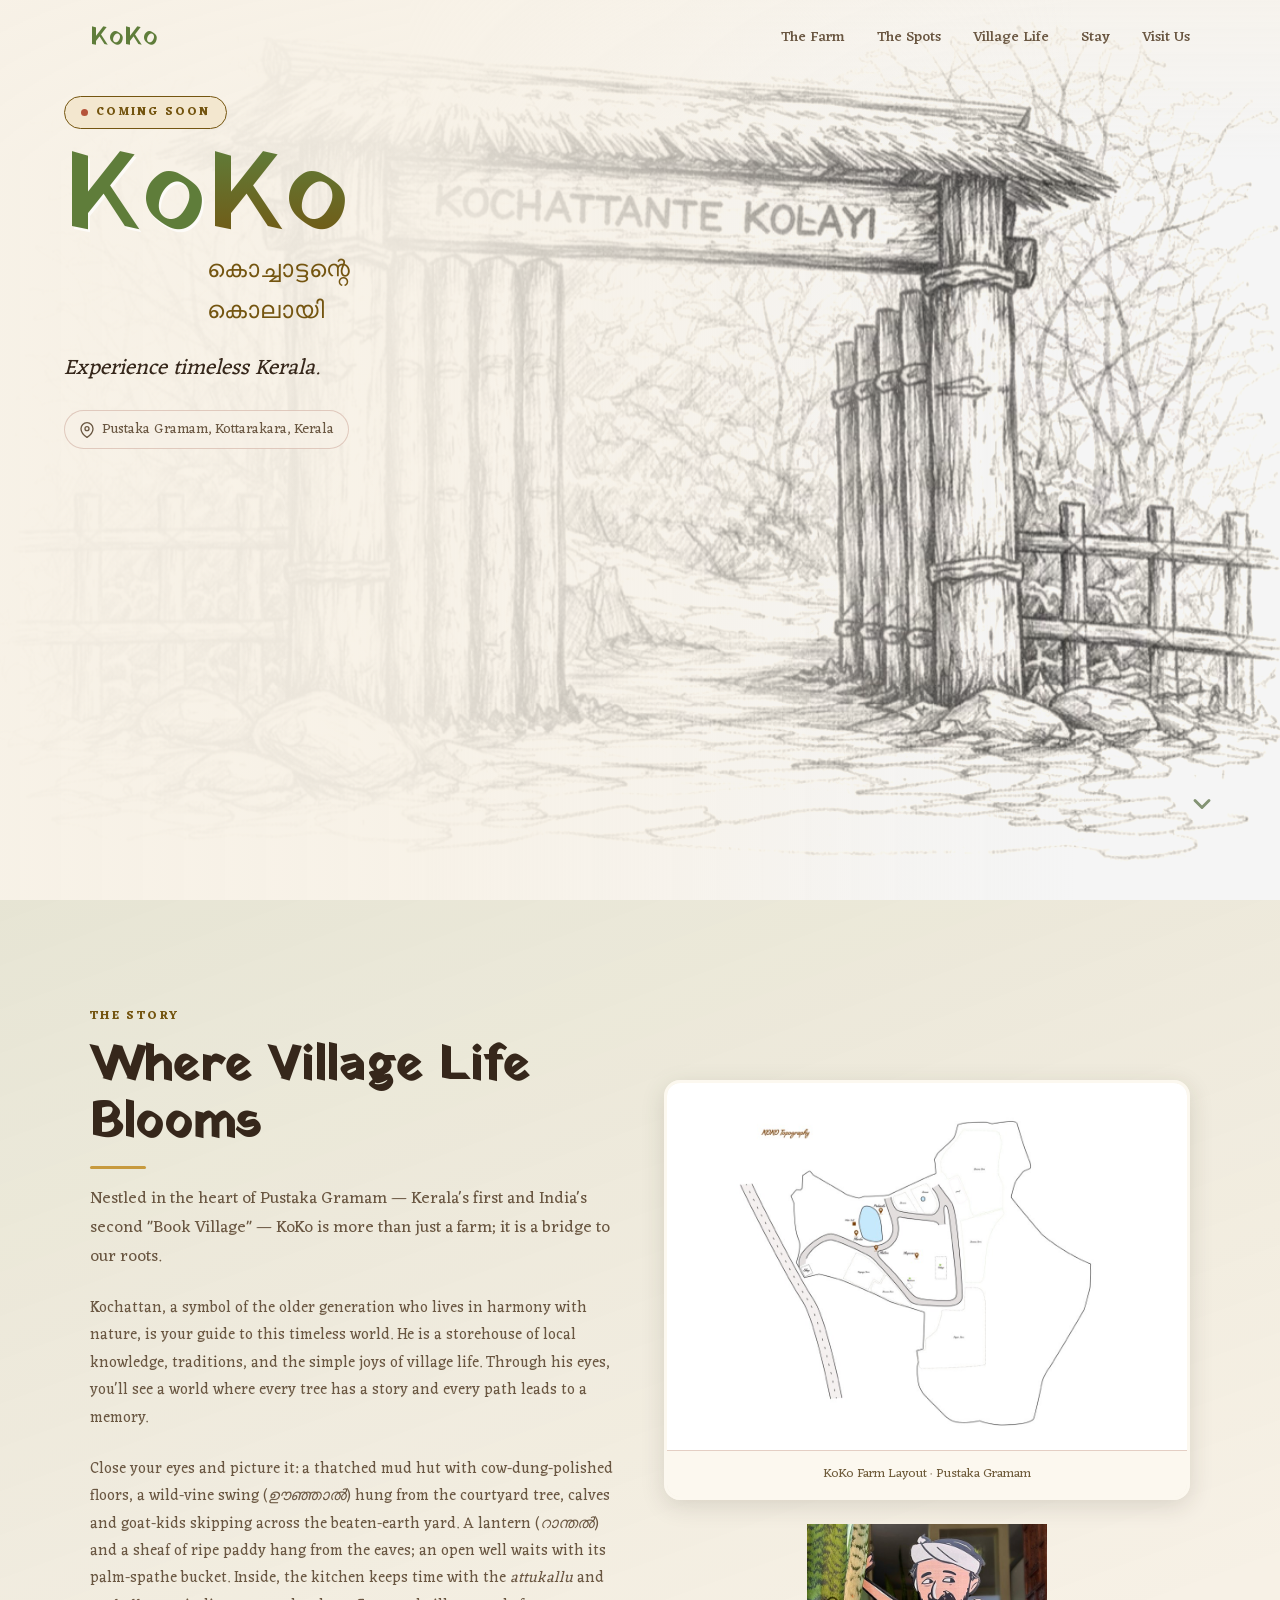
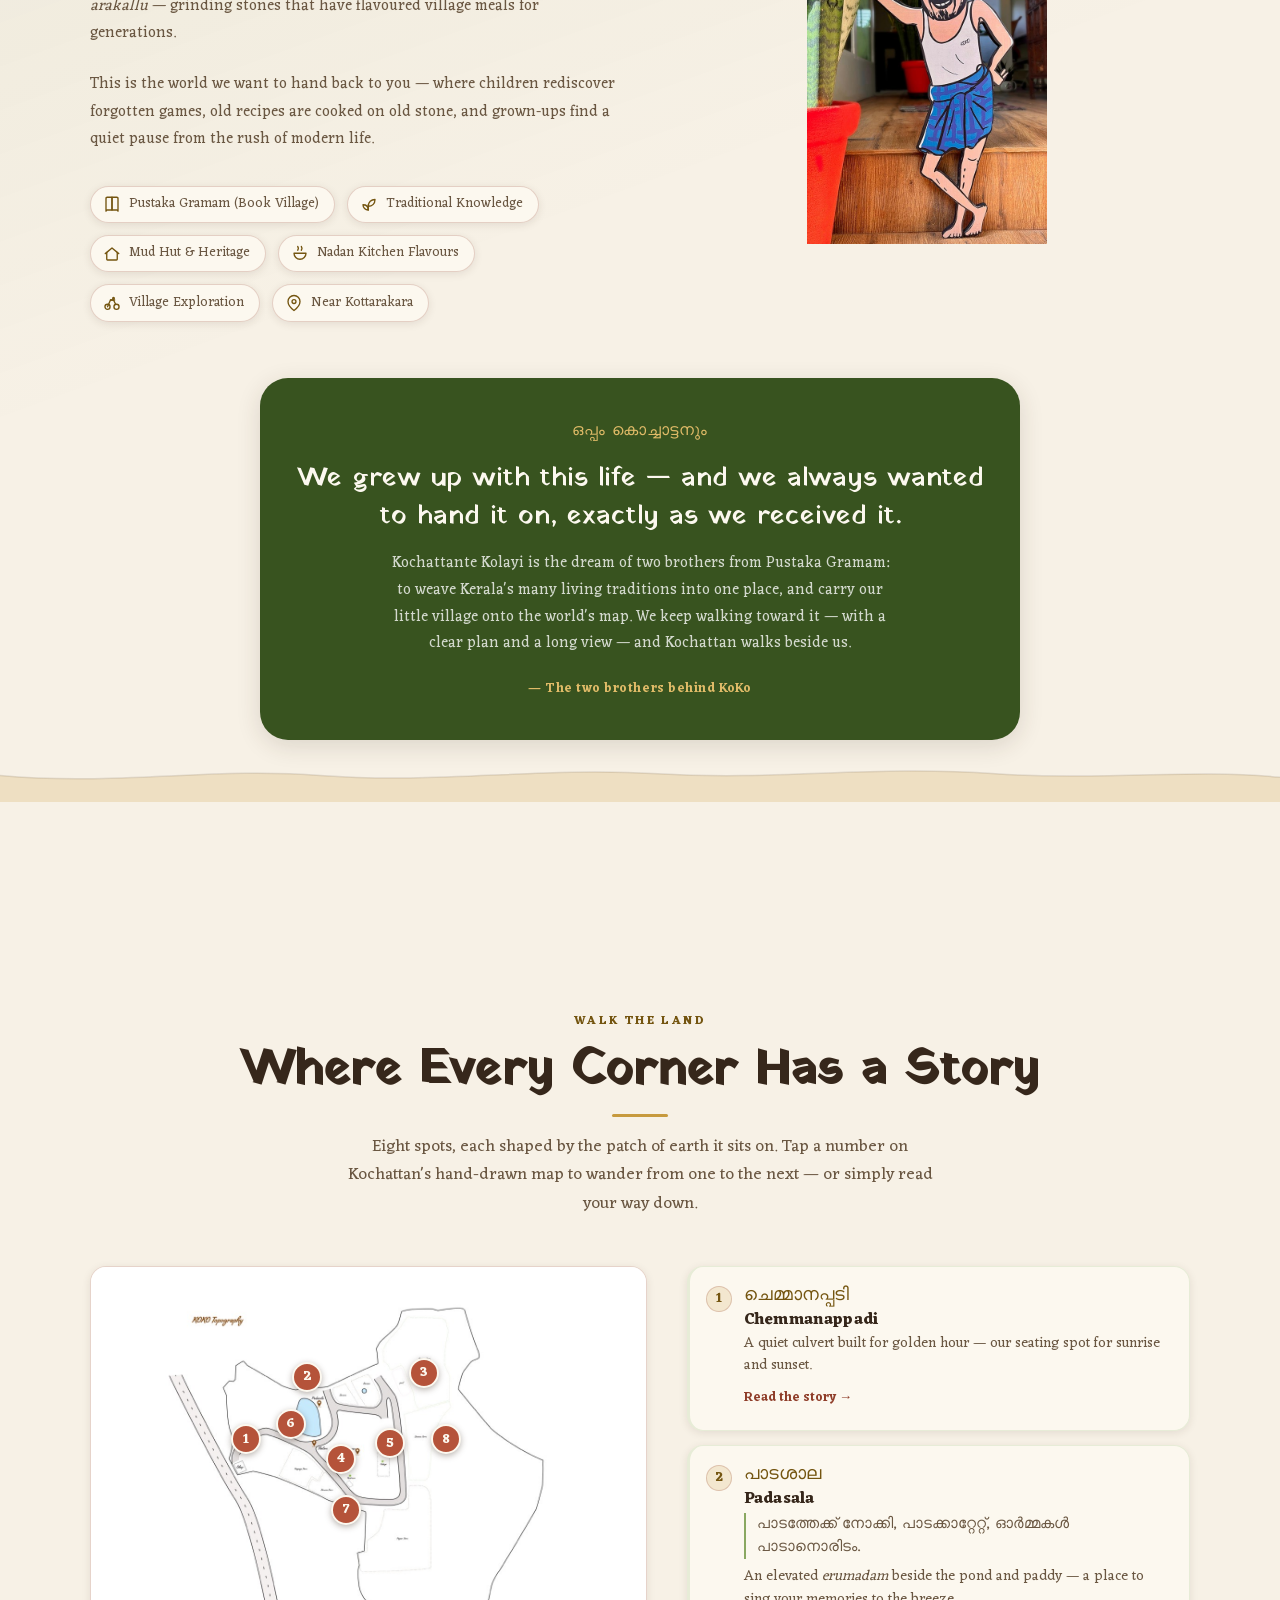
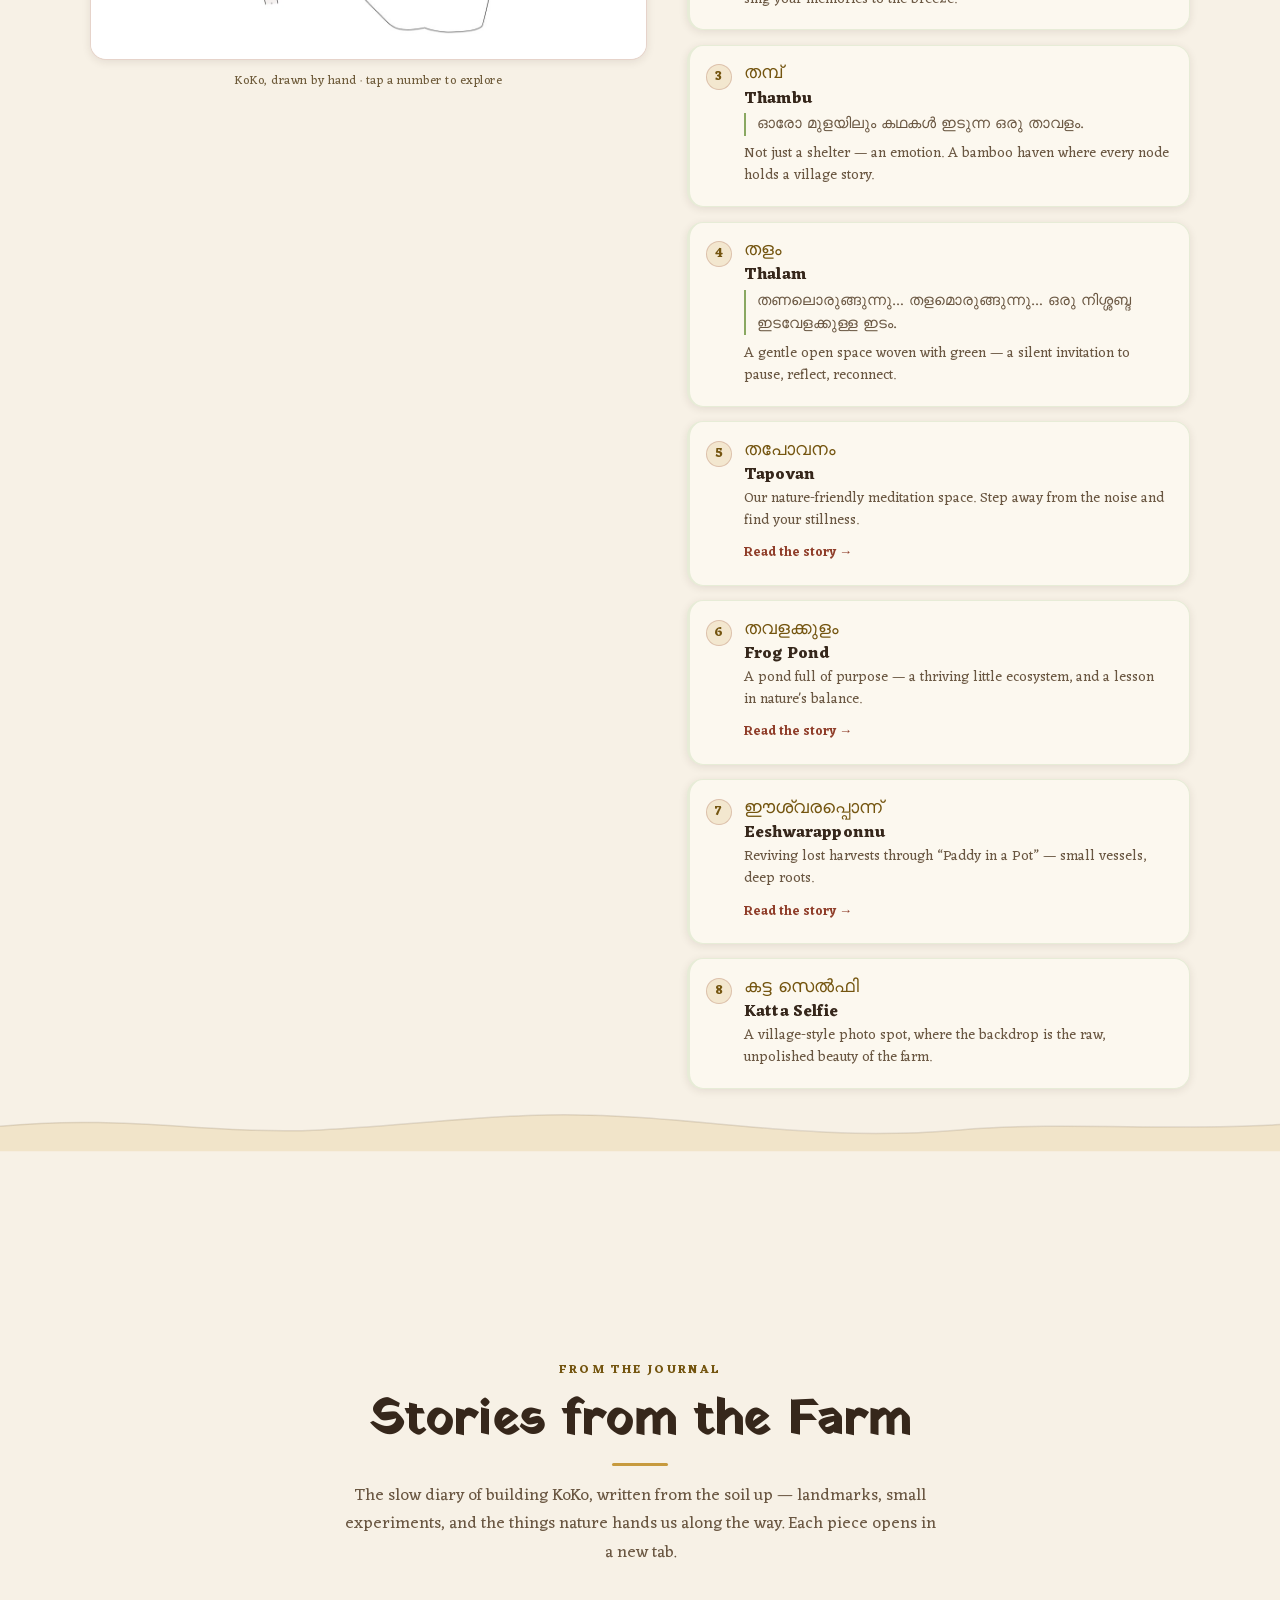
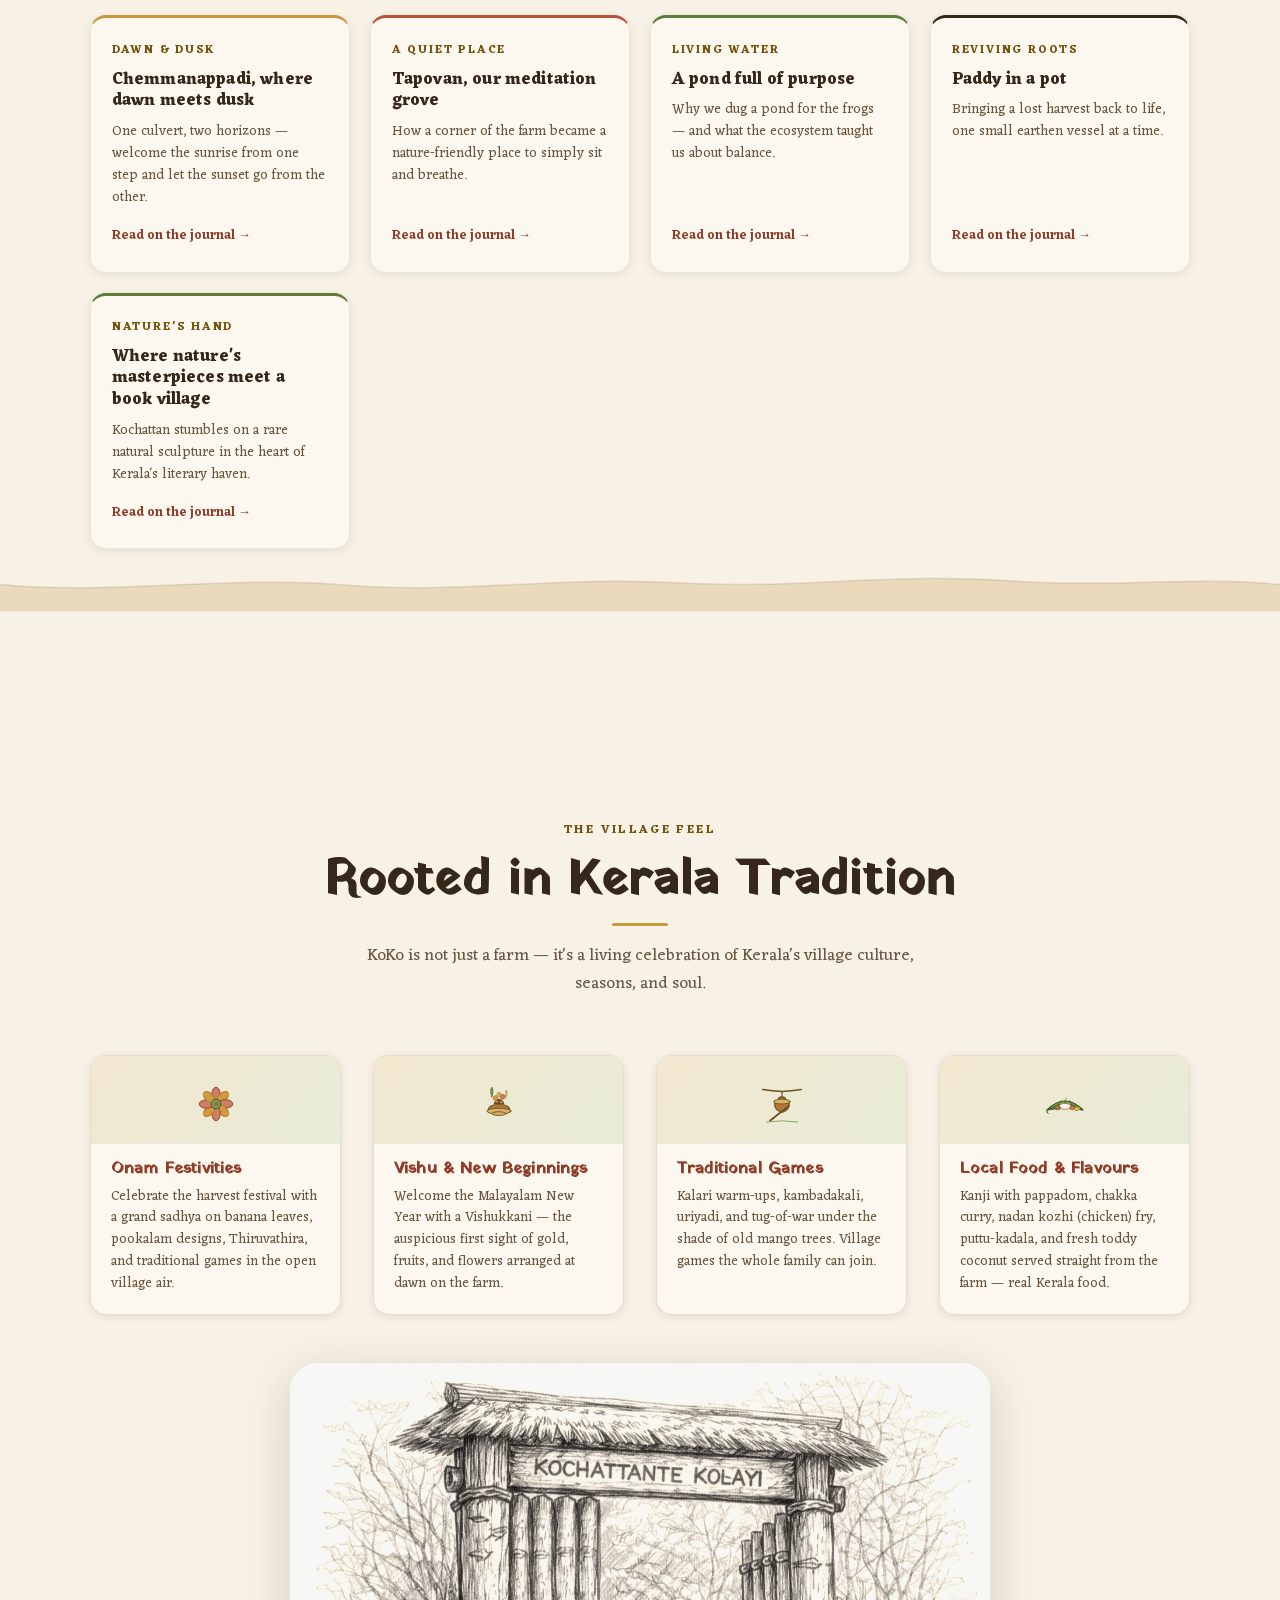
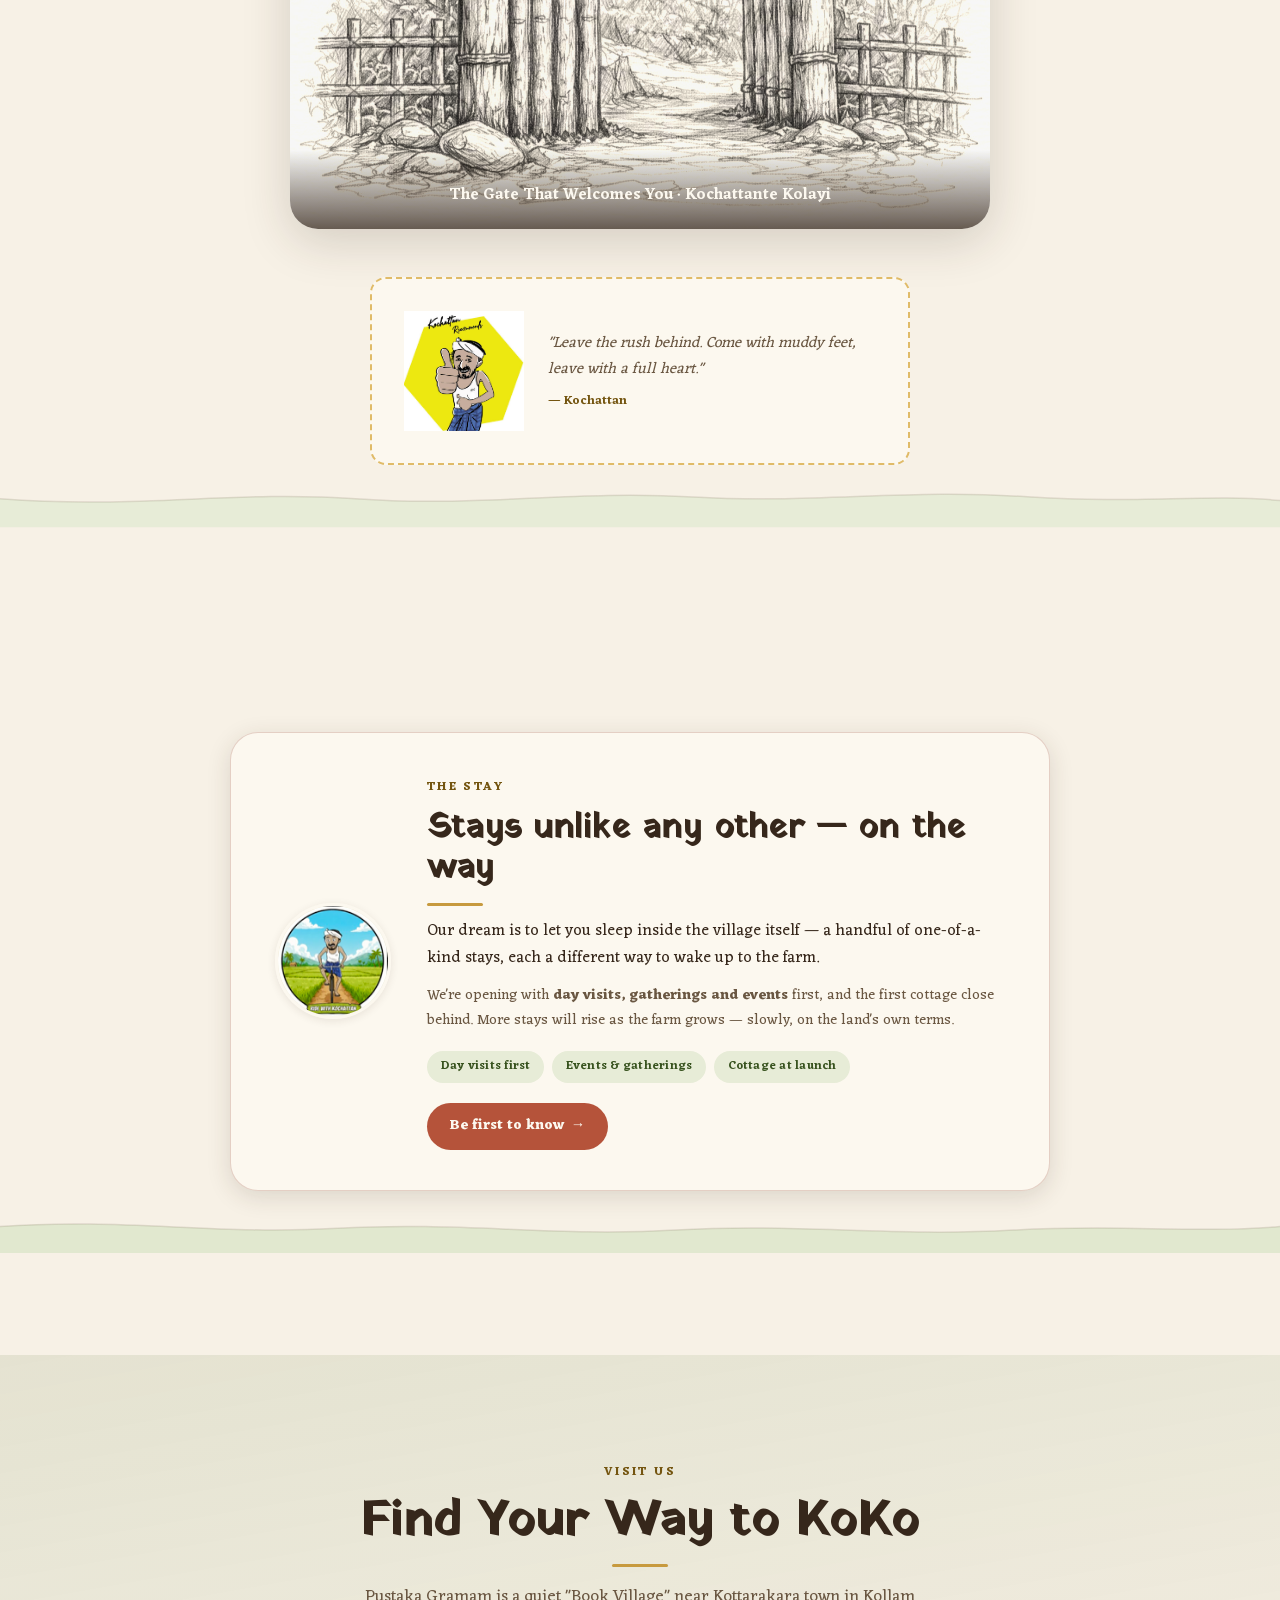
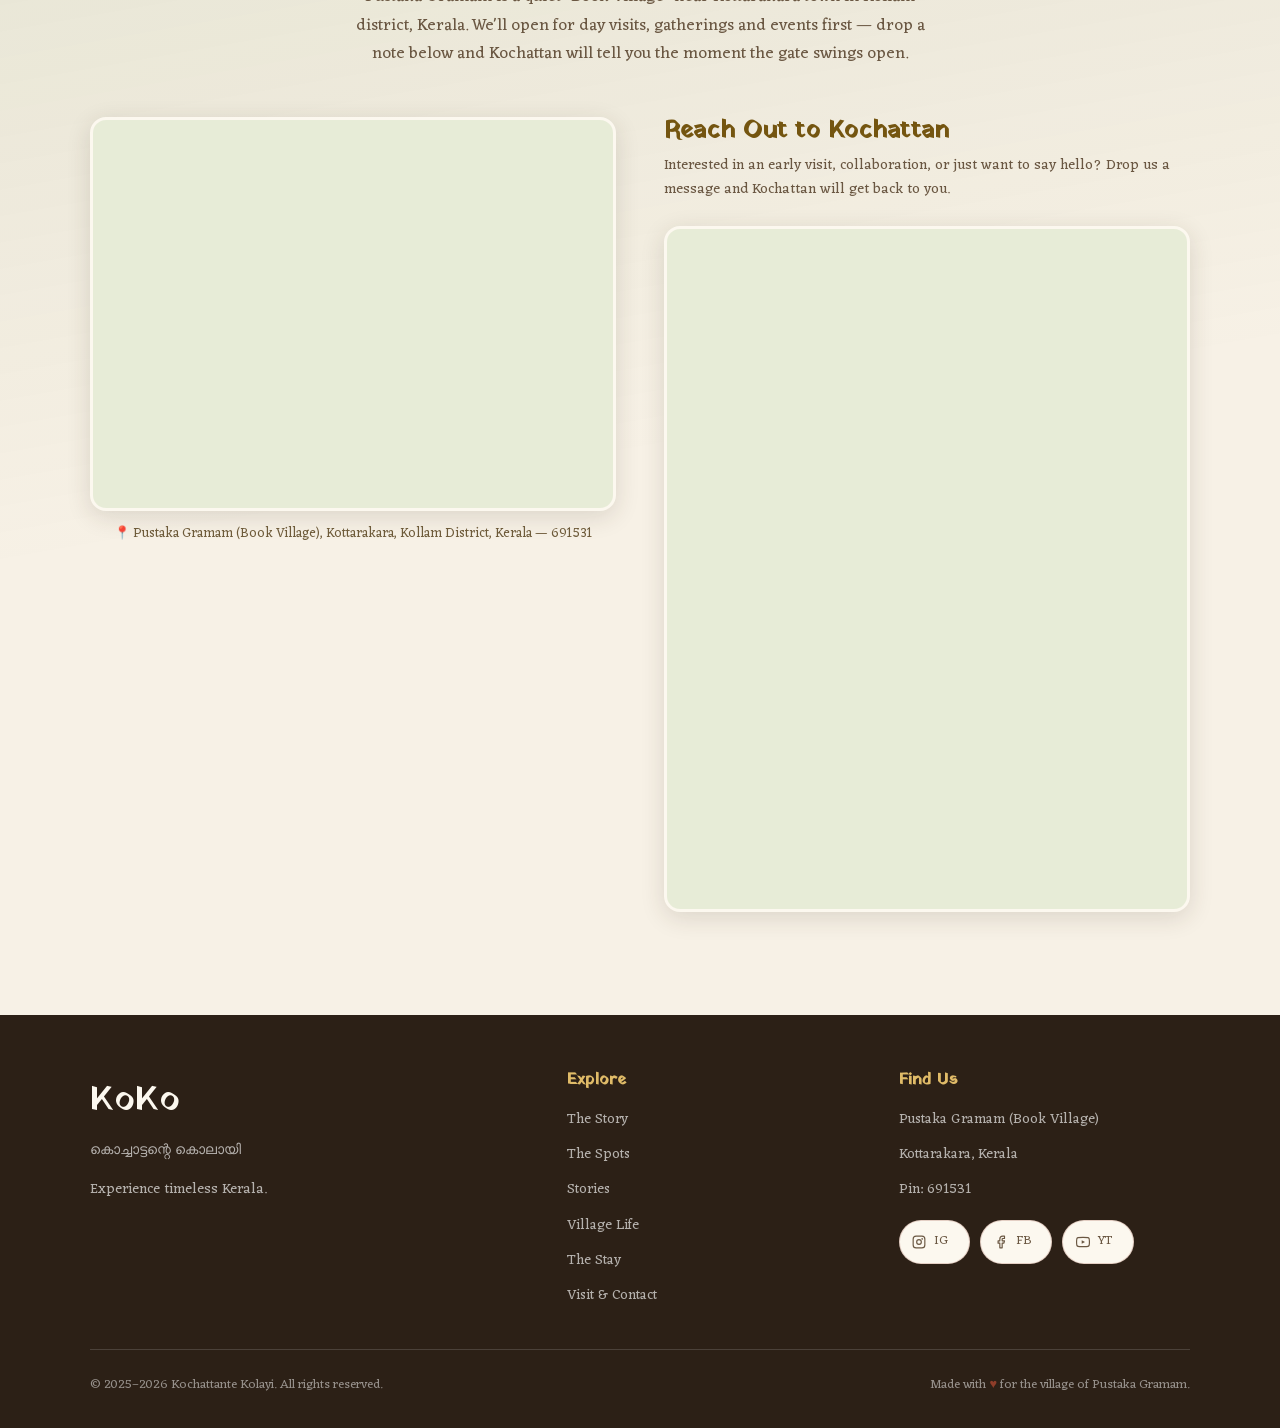
<file: index.html>
<!DOCTYPE html>
<!--
  ╔══════════════════════════════════════════════════════════════╗
  ║   KOCHATTANTE KOLAYI (KoKo) — Static Website                ║
  ║   Pustaka Gramam, Kottarakara, Kerala                        ║
  ╠══════════════════════════════════════════════════════════════╣
  ║   FREE HOSTING OPTIONS                                       ║
  ║                                                              ║
  ║   1. GitHub Pages (Recommended for static sites)            ║
  ║      → Push to a repo, enable Pages in Settings             ║
  ║      → yourname.github.io/koko                              ║
  ║      → https://pages.github.com                             ║
  ║                                                              ║
  ║   2. Cloudflare Pages (Fastest CDN globally, generous free) ║
  ║      → Drag & drop or connect GitHub repo                   ║
  ║      → https://pages.cloudflare.com                         ║
  ║                                                              ║
  ║   3. Netlify (Easiest drag-and-drop deploy)                  ║
  ║      → Drop folder at app.netlify.com/drop                  ║
  ║      → https://netlify.com                                   ║
  ║                                                              ║
  ║   4. Zoho Sites (No-code management, good for non-tech)     ║
  ║      → https://www.zoho.com/sites                           ║
  ╚══════════════════════════════════════════════════════════════╝
-->
<html lang="en-IN">
<head>
  <meta charset="UTF-8" />
  <meta name="viewport" content="width=device-width, initial-scale=1.0" />
  <meta name="description" content="Experience authentic Kerala village life at KoKo farm in Pustaka Gramam near Kottarakara. Farm-to-table cooking, spice garden tours, cycling trails & cultural evenings. Visit us!" />
  <meta name="keywords" content="KoKo, Kochattante Kolayi, agri-tourism, Kerala, Kottarakara, Pustaka Gramam, village experience, farm tourism" />
  <meta property="og:title" content="KoKo — Kochattante Kolayi | Coming Soon" />
  <meta property="og:description" content="A Kerala village agri-tourism experience opening in Pustaka Gramam, Kottarakara. Where village life blooms." />
  <meta property="og:image" content="https://kochattan.in/img/kochattan-thumpsup.jpeg" />
  <meta property="og:type" content="website" />
  <meta property="og:url" content="https://kochattan.in/" />
  <meta property="og:locale" content="en_IN" />
  <meta property="og:site_name" content="KoKo — Kochattante Kolayi" />
  <meta name="robots" content="index, follow" />
  <meta name="theme-color" content="#b5533a" />
  <link rel="canonical" href="https://kochattan.in/" />
  <meta name="twitter:card" content="summary_large_image" />
  <meta name="twitter:title" content="KoKo — Kochattante Kolayi | Coming Soon" />
  <meta name="twitter:description" content="A Kerala village agri-tourism experience opening in Pustaka Gramam, Kottarakara. Where village life blooms." />
  <meta name="twitter:image" content="https://kochattan.in/img/kochattan-thumpsup.jpeg" />
  <title>KoKo — Kerala Agritourism & Farm Stay near Kottarakara</title>
  <link rel="stylesheet" href="./css/style.css?v=3" />
  <!-- Preload hero background (LCP image) -->
  <link rel="preload" as="image" href="./img/KoKo-entrace.jpeg" fetchpriority="high" />
  <!-- Preconnect for GA4 (early connection to analytics host) -->
  <link rel="preconnect" href="https://www.googletagmanager.com" />
  <link rel="preconnect" href="https://www.google-analytics.com" />
  <!-- DNS prefetch for Google embeds (loaded lazily below fold) -->
  <link rel="dns-prefetch" href="https://www.google.com" />
  <link rel="dns-prefetch" href="https://docs.google.com" />
  <!-- Inline SVG favicon -->
  <link rel="icon" href="data:image/svg+xml,<svg xmlns='http://www.w3.org/2000/svg' viewBox='0 0 100 100'><rect width='100' height='100' rx='20' fill='%23b5533a'/><text y='.9em' font-size='72' x='10' fill='%23f7f1e6' font-family='serif' font-weight='bold'>K</text></svg>" />
  <!-- JSON-LD Structured Data -->
  <script type="application/ld+json">
  {
    "@context": "https://schema.org",
    "@type": "TouristAttraction",
    "name": "KoKo — Kochattante Kolayi",
    "description": "An agri-tourism experience in Pustaka Gramam, near Kottarakara, Kerala. Village walks, farm-to-table cooking, craft workshops, nature trails and seasonal harvests.",
    "url": "https://kochattan.in/",
    "image": "https://kochattan.in/img/kochattan-thumpsup.jpeg",
    "address": {
      "@type": "PostalAddress",
      "addressLocality": "Pustaka Gramam, Kottarakara",
      "addressRegion": "Kerala",
      "postalCode": "691531",
      "addressCountry": "IN"
    },
    "geo": {
      "@type": "GeoCoordinates",
      "latitude": 9.0059,
      "longitude": 76.8582
    },
    "sameAs": [
      "https://www.instagram.com/kochattantekolayi/",
      "https://www.facebook.com/people/Kochattante-Kolayi/61561597810094/",
      "https://www.youtube.com/@kochattantekolayi"
    ]
  }
  </script>
  <!--
    Google Analytics (GA4)
    To activate:
    1. Go to https://analytics.google.com → create account + property for kochattan.in
    2. Admin → Data Streams → Web → copy your Measurement ID (starts with G-)
    3. Replace G-L2GMT0NZ9S below with your actual Measurement ID
  -->
  <script async src="https://www.googletagmanager.com/gtag/js?id=G-L2GMT0NZ9S"></script>
  <script>
    window.dataLayer = window.dataLayer || [];
    function gtag(){dataLayer.push(arguments);}
    gtag('js', new Date());
    gtag('config', 'G-L2GMT0NZ9S');
  </script>
</head>
<body>

  <div id="page-bg" aria-hidden="true"></div>

  <!-- ══════════════════════════════════════════
       NAVIGATION
  ══════════════════════════════════════════ -->
  <nav class="site-nav" id="site-nav" aria-label="Main navigation">
    <div class="container nav-inner">
      <a href="#hero" class="nav-logo" aria-label="KoKo Home">KoKo</a>
      <ul class="nav-links" id="nav-links" role="list">
        <li><a href="#about">The Farm</a></li>
        <li><a href="#spots">The Spots</a></li>
        <li><a href="#village">Village Life</a></li>
        <li><a href="#stay">Stay</a></li>
        <li><a href="#location">Visit Us</a></li>
      </ul>
      <button class="nav-hamburger" id="nav-hamburger" aria-label="Open navigation menu" aria-expanded="false" aria-controls="nav-links">
        <span></span><span></span><span></span>
      </button>
    </div>
  </nav>

  <main>

  <!-- ══════════════════════════════════════════
       1. HERO
  ══════════════════════════════════════════ -->
  <section class="hero" id="hero" data-bg="#f7f1e6" aria-label="Hero">

    <!-- Full-bleed gate background -->
    <div class="hero-gate-bg" role="presentation" aria-hidden="true"></div>

    <!-- Left-side cream wash — text zone -->
    <div class="hero-vignette" role="presentation" aria-hidden="true"></div>

    <!-- Text overlay — top-left -->
    <div class="hero-overlay-content">
      <div class="hero-badge">
        <span class="hero-badge-dot" aria-hidden="true"></span>
        Coming Soon
      </div>
      <!-- Typographic lockup: "Ko" | "Ko" stacked above "Kochattante Kolayi" -->
      <h1 class="sr-only">KoKo — Kochattante Kolayi</h1>
      <div class="hero-koko-lockup" aria-hidden="true">
        <span class="ko-a">Ko</span>
        <div class="ko-b-wrap">
          <span class="ko-b">Ko</span>
          <span class="hero-koko-full" lang="ml">കൊച്ചാട്ടന്റെ കൊലായി</span>
        </div>
      </div>
      <p class="hero-tagline-en">Experience timeless Kerala.</p>
      <div class="hero-location">
        <svg width="16" height="16" viewBox="0 0 24 24" fill="none" stroke="currentColor" stroke-width="2" stroke-linecap="round" stroke-linejoin="round" aria-hidden="true">
          <path d="M21 10c0 7-9 13-9 13s-9-6-9-13a9 9 0 0 1 18 0z"/>
          <circle cx="12" cy="10" r="3"/>
        </svg>
        Pustaka Gramam, Kottarakara, Kerala
      </div>
    </div>

    <!-- Scroll hint chevron -->
    <div class="hero-scroll-hint" aria-hidden="true">
      <svg width="28" height="28" viewBox="0 0 24 24" fill="none" stroke="currentColor" stroke-width="2.5" stroke-linecap="round" stroke-linejoin="round">
        <polyline points="6 9 12 15 18 9"/>
      </svg>
    </div>

    <!-- Wavy divider -->
    <div class="wavy-divider" aria-hidden="true">
      <svg viewBox="0 0 1440 70" xmlns="http://www.w3.org/2000/svg" preserveAspectRatio="none">
        <path d="M0,40 C150,28 250,50 380,44 C520,38 620,20 760,30 C900,40 1000,56 1140,44 C1260,34 1350,46 1440,40 L1440,70 L0,70 Z" fill="#f2e7d0"/>
        <path class="wavy-ink" d="M0,40 C150,28 250,50 380,44 C520,38 620,20 760,30 C900,40 1000,56 1140,44 C1260,34 1350,46 1440,40" fill="none"/>
      </svg>
    </div>
  </section>

  <!-- ══════════════════════════════════════════
       2. ABOUT THE FARM
  ══════════════════════════════════════════ -->
  <section class="about" id="about" data-bg="#f2e7d0" aria-label="About the Farm">
    <div class="container">
      <div class="grid-2">

        <!-- Text column -->
        <div class="about-text reveal">
          <span class="section-label">The Story</span>
          <h2 class="section-title">Where Village Life Blooms</h2>
          <p class="section-subtitle">
            Nestled in the heart of Pustaka Gramam — Kerala's first and India's second "Book Village" — KoKo is more than just a farm; it is a bridge to our roots.
          </p>
          <p class="about-body-text">
            Kochattan, a symbol of the older generation who lives in harmony with nature, is your guide to this timeless world. He is a storehouse of local knowledge, traditions, and the simple joys of village life. Through his eyes, you'll see a world where every tree has a story and every path leads to a memory.
          </p>
          <p class="about-body-text">
            Close your eyes and picture it: a thatched mud hut with cow-dung-polished floors, a wild-vine swing (<em lang="ml">ഊഞ്ഞാൽ</em>) hung from the courtyard tree, calves and goat-kids skipping across the beaten-earth yard. A lantern (<em lang="ml">റാന്തൽ</em>) and a sheaf of ripe paddy hang from the eaves; an open well waits with its palm-spathe bucket. Inside, the kitchen keeps time with the <em>attukallu</em> and <em>arakallu</em> — grinding stones that have flavoured village meals for generations.
          </p>
          <p class="about-body-text">
            This is the world we want to hand back to you — where children rediscover forgotten games, old recipes are cooked on old stone, and grown-ups find a quiet pause from the rush of modern life.
          </p>

          <ul class="about-facts" role="list">
            <li class="fact-chip">
              <svg viewBox="0 0 24 24" fill="none" stroke="currentColor" stroke-width="1.8" stroke-linecap="round" stroke-linejoin="round" aria-hidden="true"><path d="M4 4.5A1.5 1.5 0 0 1 5.5 3H12v17H5.5A1.5 1.5 0 0 0 4 21.5z"/><path d="M20 4.5A1.5 1.5 0 0 0 18.5 3H12v17h6.5a1.5 1.5 0 0 1 1.5 1.5z"/></svg>
              Pustaka Gramam (Book Village)
            </li>
            <li class="fact-chip">
              <svg viewBox="0 0 24 24" fill="none" stroke="currentColor" stroke-width="1.8" stroke-linecap="round" stroke-linejoin="round" aria-hidden="true"><path d="M11 20A7 7 0 0 1 4 13c5 0 7 3 7 7z"/><path d="M20 6c0 6-4 9-9 9 0-6 4-9 9-9z"/><path d="M11 20v-7"/></svg>
              Traditional Knowledge
            </li>
            <li class="fact-chip">
              <svg viewBox="0 0 24 24" fill="none" stroke="currentColor" stroke-width="1.8" stroke-linecap="round" stroke-linejoin="round" aria-hidden="true"><path d="M3 11.5 12 4l9 7.5"/><path d="M5 10v9a1 1 0 0 0 1 1h12a1 1 0 0 0 1-1v-9"/></svg>
              Mud Hut &amp; Heritage
            </li>
            <li class="fact-chip">
              <svg viewBox="0 0 24 24" fill="none" stroke="currentColor" stroke-width="1.8" stroke-linecap="round" stroke-linejoin="round" aria-hidden="true"><path d="M4 11h16a8 8 0 0 1-8 8 8 8 0 0 1-8-8z"/><path d="M9 7c0-1 .8-1.5.8-2.5S9 2.5 9 2"/><path d="M13.8 7c0-1 .8-1.5.8-2.5s-.8-1.5-.8-2.5"/></svg>
              Nadan Kitchen Flavours
            </li>
            <li class="fact-chip">
              <svg viewBox="0 0 24 24" fill="none" stroke="currentColor" stroke-width="1.8" stroke-linecap="round" stroke-linejoin="round" aria-hidden="true"><circle cx="6" cy="17" r="3.4"/><circle cx="18" cy="17" r="3.4"/><path d="M6 17 10 8h4l2.5 5"/><circle cx="14" cy="5.6" r="1.1"/><path d="M10 8h5.5"/></svg>
              Village Exploration
            </li>
            <li class="fact-chip">
              <svg viewBox="0 0 24 24" fill="none" stroke="currentColor" stroke-width="1.8" stroke-linecap="round" stroke-linejoin="round" aria-hidden="true"><path d="M20 10c0 6-8 12-8 12s-8-6-8-12a8 8 0 0 1 16 0z"/><circle cx="12" cy="10" r="2.6"/></svg>
              Near Kottarakara
            </li>
          </ul>
        </div>

        <!-- Visuals column -->
        <div class="about-visuals reveal">
          <div class="about-map-card">
            <img
              src="./img/KoKo-Topography.jpeg"
              alt="KoKo farm topography map showing the layout of Padavela pond, banana farms, papaya farm, pepper farm, cottage, and other features."
              loading="lazy"
              width="600"
              height="424"
            />
            <div class="about-map-caption">KoKo Farm Layout · Pustaka Gramam</div>
          </div>
          <div class="about-mascot-lean">
            <img
              src="./img/kochattan.jpg"
              alt="Kochattan — our friendly village elder mascot — standing casually, wearing a blue checked lungi and white banian with a thorthu tied on his head."
              loading="lazy"
              width="600"
              height="800"
            />
          </div>
        </div>

      </div>

      <!-- Vision callout — two brothers, name-free -->
      <figure class="vision-band reveal">
        <p class="vision-eyebrow" lang="ml">ഒപ്പം കൊച്ചാട്ടനും</p>
        <blockquote class="vision-quote">
          We grew up with this life — and we always wanted to hand it on, exactly as we received it.
        </blockquote>
        <p class="vision-body">
          Kochattante Kolayi is the dream of two brothers from Pustaka Gramam: to weave Kerala's many living traditions into one place, and carry our little village onto the world's map. We keep walking toward it — with a clear plan and a long view — and Kochattan walks beside us.
        </p>
        <figcaption class="vision-attr">— The two brothers behind KoKo</figcaption>
      </figure>
    </div>

    <div class="wavy-divider" aria-hidden="true">
      <svg viewBox="0 0 1440 70" xmlns="http://www.w3.org/2000/svg" preserveAspectRatio="none">
        <path d="M0,40 C130,52 240,30 360,40 C500,50 600,30 740,38 C880,46 980,28 1120,38 C1240,46 1340,32 1440,42 L1440,70 L0,70 Z" fill="#eedfc2"/>
        <path class="wavy-ink" d="M0,40 C130,52 240,30 360,40 C500,50 600,30 740,38 C880,46 980,28 1120,38 C1240,46 1340,32 1440,42" fill="none"/>
      </svg>
    </div>
  </section>

  <!-- ══════════════════════════════════════════
       3. THE SPOTS & SOUL OF KoKo
  ══════════════════════════════════════════ -->
  <section class="spots" id="spots" data-bg="#eedfc2" aria-label="The Spots of KoKo">
    <div class="container">
      <div class="spots-header reveal">
        <span class="section-label">Walk the Land</span>
        <h2 class="section-title">Where Every Corner Has a Story</h2>
        <p class="section-subtitle">
          Eight spots, each shaped by the patch of earth it sits on. Tap a number on Kochattan's hand-drawn map to wander from one to the next — or simply read your way down.
        </p>
      </div>

      <div class="spots-layout reveal">

        <!-- Hand-drawn map with interactive markers -->
        <figure class="spots-map">
          <div class="spots-map-frame">
            <img
              src="./img/KoKo-Topography.jpeg"
              alt="Kochattan's hand-drawn map of the KoKo farm — Padavela pond, banana, papaya and pepper farms, the cottage and the winding farm path."
              width="1200"
              height="847"
              loading="lazy"
            />
            <button class="map-marker" type="button" data-spot="chemmanappadi" aria-controls="spot-chemmanappadi" aria-pressed="false" aria-label="Chemmanappadi — sunrise and sunset seating" style="left:28%; top:44%;"><span aria-hidden="true">1</span></button>
            <button class="map-marker" type="button" data-spot="padasala" aria-controls="spot-padasala" aria-pressed="false" aria-label="Padasala — elevated peace hut by the pond" style="left:39%; top:28%;"><span aria-hidden="true">2</span></button>
            <button class="map-marker" type="button" data-spot="thambu" aria-controls="spot-thambu" aria-pressed="false" aria-label="Thambu — a bamboo haven of stories" style="left:60%; top:27%;"><span aria-hidden="true">3</span></button>
            <button class="map-marker" type="button" data-spot="thalam" aria-controls="spot-thalam" aria-pressed="false" aria-label="Thalam — a quiet green open space" style="left:45%; top:49%;"><span aria-hidden="true">4</span></button>
            <button class="map-marker" type="button" data-spot="tapovan" aria-controls="spot-tapovan" aria-pressed="false" aria-label="Tapovan — a meditation space" style="left:54%; top:45%;"><span aria-hidden="true">5</span></button>
            <button class="map-marker" type="button" data-spot="frogpond" aria-controls="spot-frogpond" aria-pressed="false" aria-label="Frog Pond — a pond full of purpose" style="left:36%; top:40%;"><span aria-hidden="true">6</span></button>
            <button class="map-marker" type="button" data-spot="eeshwarapponnu" aria-controls="spot-eeshwarapponnu" aria-pressed="false" aria-label="Eeshwarapponnu — paddy in a pot" style="left:46%; top:62%;"><span aria-hidden="true">7</span></button>
            <button class="map-marker" type="button" data-spot="kattaselfie" aria-controls="spot-kattaselfie" aria-pressed="false" aria-label="Katta Selfie — a village-style photo spot" style="left:64%; top:44%;"><span aria-hidden="true">8</span></button>
          </div>
          <figcaption class="spots-map-caption">KoKo, drawn by hand · tap a number to explore</figcaption>
        </figure>

        <!-- Spot details (readable without JS) -->
        <ol class="spots-list" role="list">

          <li class="spot-card" id="spot-chemmanappadi" data-spot="chemmanappadi">
            <span class="spot-num" aria-hidden="true">1</span>
            <div class="spot-ml-title" lang="ml">ചെമ്മാനപ്പടി</div>
            <h3>Chemmanappadi</h3>
            <p class="spot-en">A quiet culvert built for golden hour — our seating spot for sunrise and sunset.</p>
            <a class="spot-story" href="https://njagadenadu.blogspot.com/2026/06/blog-post.html" target="_blank" rel="noopener noreferrer">Read the story <span aria-hidden="true">→</span></a>
          </li>

          <li class="spot-card" id="spot-padasala" data-spot="padasala">
            <span class="spot-num" aria-hidden="true">2</span>
            <div class="spot-ml-title" lang="ml">പാടശാല</div>
            <h3>Padasala</h3>
            <p class="spot-couplet" lang="ml">പാടത്തേക്ക് നോക്കി, പാടക്കാറ്റേറ്റ്, ഓർമ്മകൾ പാടാനൊരിടം.</p>
            <p class="spot-en">An elevated <em>erumadam</em> beside the pond and paddy — a place to sing your memories to the breeze.</p>
          </li>

          <li class="spot-card" id="spot-thambu" data-spot="thambu">
            <span class="spot-num" aria-hidden="true">3</span>
            <div class="spot-ml-title" lang="ml">തമ്പ്</div>
            <h3>Thambu</h3>
            <p class="spot-couplet" lang="ml">ഓരോ മുളയിലും കഥകൾ ഇടുന്ന ഒരു താവളം.</p>
            <p class="spot-en">Not just a shelter — an emotion. A bamboo haven where every node holds a village story.</p>
          </li>

          <li class="spot-card" id="spot-thalam" data-spot="thalam">
            <span class="spot-num" aria-hidden="true">4</span>
            <div class="spot-ml-title" lang="ml">തളം</div>
            <h3>Thalam</h3>
            <p class="spot-couplet" lang="ml">തണലൊരുങ്ങുന്നു… തളമൊരുങ്ങുന്നു… ഒരു നിശ്ശബ്ദ ഇടവേളക്കുള്ള ഇടം.</p>
            <p class="spot-en">A gentle open space woven with green — a silent invitation to pause, reflect, reconnect.</p>
          </li>

          <li class="spot-card" id="spot-tapovan" data-spot="tapovan">
            <span class="spot-num" aria-hidden="true">5</span>
            <div class="spot-ml-title" lang="ml">തപോവനം</div>
            <h3>Tapovan</h3>
            <p class="spot-en">Our nature-friendly meditation space. Step away from the noise and find your stillness.</p>
            <a class="spot-story" href="https://idea-factory-in.blogspot.com/2025/10/explore-koko-tapovan-natural-meditation.html" target="_blank" rel="noopener noreferrer">Read the story <span aria-hidden="true">→</span></a>
          </li>

          <li class="spot-card" id="spot-frogpond" data-spot="frogpond">
            <span class="spot-num" aria-hidden="true">6</span>
            <div class="spot-ml-title" lang="ml">തവളക്കുളം</div>
            <h3>Frog Pond</h3>
            <p class="spot-en">A pond full of purpose — a thriving little ecosystem, and a lesson in nature's balance.</p>
            <a class="spot-story" href="https://idea-factory-in.blogspot.com/2025/08/pond-full-of-purpose.html" target="_blank" rel="noopener noreferrer">Read the story <span aria-hidden="true">→</span></a>
          </li>

          <li class="spot-card" id="spot-eeshwarapponnu" data-spot="eeshwarapponnu">
            <span class="spot-num" aria-hidden="true">7</span>
            <div class="spot-ml-title" lang="ml">ഈശ്വരപ്പൊന്ന്</div>
            <h3>Eeshwarapponnu</h3>
            <p class="spot-en">Reviving lost harvests through “Paddy in a Pot” — small vessels, deep roots.</p>
            <a class="spot-story" href="https://idea-factory-in.blogspot.com/2025/09/reviving-our-roots-story-of-paddy-in.html" target="_blank" rel="noopener noreferrer">Read the story <span aria-hidden="true">→</span></a>
          </li>

          <li class="spot-card" id="spot-kattaselfie" data-spot="kattaselfie">
            <span class="spot-num" aria-hidden="true">8</span>
            <div class="spot-ml-title" lang="ml">കട്ട സെൽഫി</div>
            <h3>Katta Selfie</h3>
            <p class="spot-en">A village-style photo spot, where the backdrop is the raw, unpolished beauty of the farm.</p>
          </li>

        </ol>
      </div><!-- /spots-layout -->
    </div>

    <div class="wavy-divider" aria-hidden="true">
      <svg viewBox="0 0 1440 70" xmlns="http://www.w3.org/2000/svg" preserveAspectRatio="none">
        <path d="M0,42 C140,28 240,52 360,46 C500,39 580,22 720,32 C840,40 940,58 1080,46 C1200,36 1320,48 1440,40 L1440,70 L0,70 Z" fill="#f1e4c9"/>
        <path class="wavy-ink" d="M0,42 C140,28 240,52 360,46 C500,39 580,22 720,32 C840,40 940,58 1080,46 C1200,36 1320,48 1440,40" fill="none"/>
      </svg>
    </div>
  </section>

  <!-- ══════════════════════════════════════════
       3.5  STORIES FROM THE FARM
  ══════════════════════════════════════════ -->
  <section class="stories" id="stories" data-bg="#f1e4c9" aria-label="Stories from the Farm">
    <div class="container">
      <div class="stories-header reveal">
        <span class="section-label">From the Journal</span>
        <h2 class="section-title">Stories from the Farm</h2>
        <p class="section-subtitle">
          The slow diary of building KoKo, written from the soil up — landmarks, small experiments, and the things nature hands us along the way. Each piece opens in a new tab.
        </p>
      </div>

      <ul class="stories-grid" role="list">

        <li class="story-card reveal">
          <a href="https://njagadenadu.blogspot.com/2026/06/blog-post.html" target="_blank" rel="noopener noreferrer">
            <span class="story-eyebrow">Dawn &amp; Dusk</span>
            <h3>Chemmanappadi, where dawn meets dusk</h3>
            <p>One culvert, two horizons — welcome the sunrise from one step and let the sunset go from the other.</p>
            <span class="story-link">Read on the journal <span aria-hidden="true">→</span></span>
          </a>
        </li>

        <li class="story-card reveal">
          <a href="https://idea-factory-in.blogspot.com/2025/10/explore-koko-tapovan-natural-meditation.html" target="_blank" rel="noopener noreferrer">
            <span class="story-eyebrow">A Quiet Place</span>
            <h3>Tapovan, our meditation grove</h3>
            <p>How a corner of the farm became a nature-friendly place to simply sit and breathe.</p>
            <span class="story-link">Read on the journal <span aria-hidden="true">→</span></span>
          </a>
        </li>

        <li class="story-card reveal">
          <a href="https://idea-factory-in.blogspot.com/2025/08/pond-full-of-purpose.html" target="_blank" rel="noopener noreferrer">
            <span class="story-eyebrow">Living Water</span>
            <h3>A pond full of purpose</h3>
            <p>Why we dug a pond for the frogs — and what the ecosystem taught us about balance.</p>
            <span class="story-link">Read on the journal <span aria-hidden="true">→</span></span>
          </a>
        </li>

        <li class="story-card reveal">
          <a href="https://idea-factory-in.blogspot.com/2025/09/reviving-our-roots-story-of-paddy-in.html" target="_blank" rel="noopener noreferrer">
            <span class="story-eyebrow">Reviving Roots</span>
            <h3>Paddy in a pot</h3>
            <p>Bringing a lost harvest back to life, one small earthen vessel at a time.</p>
            <span class="story-link">Read on the journal <span aria-hidden="true">→</span></span>
          </a>
        </li>

        <li class="story-card reveal">
          <a href="https://njagadenadu.blogspot.com/2024/05/koko-where-natures-masterpieces-meet.html" target="_blank" rel="noopener noreferrer">
            <span class="story-eyebrow">Nature's Hand</span>
            <h3>Where nature's masterpieces meet a book village</h3>
            <p>Kochattan stumbles on a rare natural sculpture in the heart of Kerala's literary haven.</p>
            <span class="story-link">Read on the journal <span aria-hidden="true">→</span></span>
          </a>
        </li>

      </ul>
    </div>

    <div class="wavy-divider" aria-hidden="true">
      <svg viewBox="0 0 1440 70" xmlns="http://www.w3.org/2000/svg" preserveAspectRatio="none">
        <path d="M0,40 C120,52 260,30 380,40 C520,52 620,30 760,38 C900,46 1000,26 1140,36 C1260,44 1340,30 1440,40 L1440,70 L0,70 Z" fill="#ebd9bc"/>
        <path class="wavy-ink" d="M0,40 C120,52 260,30 380,40 C520,52 620,30 760,38 C900,46 1000,26 1140,36 C1260,44 1340,30 1440,40" fill="none"/>
      </svg>
    </div>
  </section>

  <!-- ══════════════════════════════════════════
       4. THE VILLAGE FEEL
  ══════════════════════════════════════════ -->
  <section class="village" id="village" data-bg="#ebd9bc" aria-label="The Village Feel">
    <div class="container">
      <div class="village-header reveal">
        <span class="section-label">The Village Feel</span>
        <h2 class="section-title">Rooted in Kerala Tradition</h2>
        <p class="section-subtitle">
          KoKo is not just a farm — it's a living celebration of Kerala's village culture, seasons, and soul.
        </p>
      </div>

      <!-- Cultural cards grid -->
      <div class="village-grid">

        <div class="village-card reveal">
          <div class="village-card-icon" aria-hidden="true">
            <svg viewBox="0 0 80 80" xmlns="http://www.w3.org/2000/svg" aria-hidden="true">
              <!-- Pookalam flower rangoli -->
              <g stroke-linecap="round" stroke-linejoin="round" fill="none">
                <!-- Outer petals -->
                <ellipse cx="40" cy="24" rx="7" ry="12" fill="#cf7f63" stroke="#8f3d29" stroke-width="1.5" transform="rotate(0 40 40)"/>
                <ellipse cx="40" cy="24" rx="7" ry="12" fill="#cf9a3e" stroke="#b5783a" stroke-width="1.5" transform="rotate(45 40 40)"/>
                <ellipse cx="40" cy="24" rx="7" ry="12" fill="#cf7f63" stroke="#8f3d29" stroke-width="1.5" transform="rotate(90 40 40)"/>
                <ellipse cx="40" cy="24" rx="7" ry="12" fill="#cf9a3e" stroke="#b5783a" stroke-width="1.5" transform="rotate(135 40 40)"/>
                <ellipse cx="40" cy="24" rx="7" ry="12" fill="#cf7f63" stroke="#8f3d29" stroke-width="1.5" transform="rotate(180 40 40)"/>
                <ellipse cx="40" cy="24" rx="7" ry="12" fill="#cf9a3e" stroke="#b5783a" stroke-width="1.5" transform="rotate(225 40 40)"/>
                <ellipse cx="40" cy="24" rx="7" ry="12" fill="#cf7f63" stroke="#8f3d29" stroke-width="1.5" transform="rotate(270 40 40)"/>
                <ellipse cx="40" cy="24" rx="7" ry="12" fill="#cf9a3e" stroke="#b5783a" stroke-width="1.5" transform="rotate(315 40 40)"/>
                <!-- Inner ring -->
                <circle cx="40" cy="40" r="8" fill="#7fa15a" stroke="#38531f" stroke-width="1.5"/>
                <!-- Centre -->
                <circle cx="40" cy="40" r="3" fill="#b5783a" stroke="#6e521b" stroke-width="1"/>
              </g>
            </svg>
          </div>
          <div class="village-card-body">
            <h3>Onam Festivities</h3>
            <p>Celebrate the harvest festival with a grand sadhya on banana leaves, pookalam designs, Thiruvathira, and traditional games in the open village air.</p>
          </div>
        </div>

        <div class="village-card reveal">
          <div class="village-card-icon" aria-hidden="true">
            <svg viewBox="0 0 80 80" xmlns="http://www.w3.org/2000/svg" aria-hidden="true">
              <!-- Kani vessel with fruits and flowers -->
              <g stroke-linecap="round" stroke-linejoin="round">
                <!-- Vessel body (uruli) -->
                <path d="M22 52 Q20 42 40 40 Q60 42 58 52 Z" fill="#b5783a" stroke="#6e521b" stroke-width="2"/>
                <ellipse cx="40" cy="52" rx="20" ry="5" fill="#dbb069" stroke="#6e521b" stroke-width="1.5"/>
                <!-- Coconut half -->
                <path d="M32 40 Q32 34 40 32 Q48 34 48 40" fill="#6e521b" stroke="#5a4510" stroke-width="1.5"/>
                <!-- Flowers -->
                <circle cx="34" cy="30" r="4" fill="#cf9a3e" stroke="#b5783a" stroke-width="1"/>
                <circle cx="46" cy="28" r="4" fill="#cf7f63" stroke="#8f3d29" stroke-width="1"/>
                <circle cx="40" cy="24" r="3.5" fill="#d9b94e" stroke="#b5783a" stroke-width="1"/>
                <!-- Rice grains -->
                <ellipse cx="36" cy="36" rx="2" ry="1" fill="#f7f1e6" stroke="#b5783a" stroke-width="0.8"/>
                <ellipse cx="44" cy="37" rx="2" ry="1" fill="#f7f1e6" stroke="#b5783a" stroke-width="0.8"/>
                <!-- Banana -->
                <path d="M50 30 Q54 24 52 18" fill="none" stroke="#a8b24a" stroke-width="3" stroke-linecap="round"/>
                <!-- Leaf behind -->
                <path d="M28 28 Q24 18 28 12 Q32 18 28 28Z" fill="#7fa15a" stroke="#38531f" stroke-width="1"/>
                <!-- Base -->
                <ellipse cx="40" cy="56" rx="12" ry="3" fill="#dbb069" stroke="#6e521b" stroke-width="1.5"/>
              </g>
            </svg>
          </div>
          <div class="village-card-body">
            <h3>Vishu & New Beginnings</h3>
            <p>Welcome the Malayalam New Year with a Vishukkani — the auspicious first sight of gold, fruits, and flowers arranged at dawn on the farm.</p>
          </div>
        </div>

        <div class="village-card reveal">
          <div class="village-card-icon" aria-hidden="true">
            <svg viewBox="0 0 80 80" xmlns="http://www.w3.org/2000/svg" aria-hidden="true">
              <!-- Uriyadi pot on rope -->
              <g stroke-linecap="round" stroke-linejoin="round">
                <!-- Rope across top -->
                <path d="M8 16 Q40 22 72 16" fill="none" stroke="#6e521b" stroke-width="2.5"/>
                <!-- Rope hanging down -->
                <line x1="40" y1="19" x2="40" y2="30" stroke="#6e521b" stroke-width="2"/>
                <!-- Pot body -->
                <path d="M28 36 Q26 50 40 54 Q54 50 52 36 Z" fill="#b5783a" stroke="#6e521b" stroke-width="2"/>
                <!-- Pot rim -->
                <ellipse cx="40" cy="36" rx="14" ry="4" fill="#dbb069" stroke="#6e521b" stroke-width="1.5"/>
                <!-- Pot neck -->
                <path d="M34 32 Q34 28 40 28 Q46 28 46 32" fill="none" stroke="#6e521b" stroke-width="2"/>
                <!-- Rope ties to pot -->
                <path d="M40 30 L34 32" stroke="#6e521b" stroke-width="1.5" fill="none"/>
                <path d="M40 30 L46 32" stroke="#6e521b" stroke-width="1.5" fill="none"/>
                <!-- Stick -->
                <line x1="20" y1="68" x2="50" y2="44" stroke="#6e521b" stroke-width="3"/>
                <!-- Ground -->
                <path d="M14 70 Q40 66 66 70" stroke="#7fa15a" stroke-width="1.5" fill="none"/>
              </g>
            </svg>
          </div>
          <div class="village-card-body">
            <h3>Traditional Games</h3>
            <p>Kalari warm-ups, kambadakali, uriyadi, and tug-of-war under the shade of old mango trees. Village games the whole family can join.</p>
          </div>
        </div>

        <div class="village-card reveal">
          <div class="village-card-icon" aria-hidden="true">
            <svg viewBox="0 0 80 80" xmlns="http://www.w3.org/2000/svg" aria-hidden="true">
              <!-- Banana leaf with rice -->
              <g stroke-linecap="round" stroke-linejoin="round">
                <!-- Banana leaf -->
                <path d="M10 50 Q40 20 70 50 Q40 44 10 50Z" fill="#7fa15a" stroke="#38531f" stroke-width="2"/>
                <!-- Leaf midrib -->
                <path d="M14 49 Q40 30 66 49" fill="none" stroke="#38531f" stroke-width="1.5"/>
                <!-- Leaf veins -->
                <path d="M28 44 Q30 36 34 34" fill="none" stroke="#38531f" stroke-width="0.8"/>
                <path d="M40 40 Q40 32 42 30" fill="none" stroke="#38531f" stroke-width="0.8"/>
                <path d="M52 44 Q50 36 48 34" fill="none" stroke="#38531f" stroke-width="0.8"/>
                <!-- Rice mound -->
                <ellipse cx="40" cy="44" rx="10" ry="5" fill="#f7f1e6" stroke="#b5783a" stroke-width="1.2"/>
                <!-- Curry dollop left -->
                <circle cx="28" cy="46" r="4" fill="#b5783a" stroke="#6e521b" stroke-width="1"/>
                <!-- Curry dollop right -->
                <circle cx="52" cy="46" r="3.5" fill="#cf7f63" stroke="#8f3d29" stroke-width="1"/>
                <!-- Papad -->
                <ellipse cx="60" cy="48" rx="5" ry="3" fill="#d9b94e" stroke="#b5783a" stroke-width="1" transform="rotate(-10 60 48)"/>
                <!-- Leaf tip fold -->
                <path d="M10 50 Q8 54 12 56" fill="#7fa15a" stroke="#38531f" stroke-width="1.5"/>
              </g>
            </svg>
          </div>
          <div class="village-card-body">
            <h3>Local Food & Flavours</h3>
            <p>Kanji with pappadom, chakka curry, nadan kozhi (chicken) fry, puttu-kadala, and fresh toddy coconut served straight from the farm — real Kerala food.</p>
          </div>
        </div>

      </div><!-- /village-grid -->

      <!-- Entrance gate image -->
      <div class="village-entrance reveal">
        <img
          src="./img/KoKo-entrace.jpeg"
          alt="A beautiful pencil sketch of the KoKo farm entrance gate — rustic wooden posts with a thatched roof and the name 'KOCHATTANTE KOLAYI' carved on a wooden board."
          loading="lazy"
          width="700"
          height="467"
        />
        <div class="village-entrance-caption">
          The Gate That Welcomes You · Kochattante Kolayi
        </div>
      </div>

      <!-- Kochattan quote -->
      <div class="village-kochattan reveal">
        <img
          src="./img/kochattan-thumpsup.jpeg"
          alt="Kochattan giving thumbs up"
          loading="lazy"
          width="554"
          height="554"
        />
        <blockquote>
          "Leave the rush behind. Come with muddy feet, leave with a full heart."
          <cite>— Kochattan</cite>
        </blockquote>
      </div>

    </div>

    <div class="wavy-divider" aria-hidden="true">
      <svg viewBox="0 0 1440 70" xmlns="http://www.w3.org/2000/svg" preserveAspectRatio="none">
        <path d="M0,38 C160,50 260,28 400,38 C540,48 640,28 780,36 C920,44 1020,26 1160,36 C1280,44 1360,32 1440,40 L1440,70 L0,70 Z" fill="#e7ecd7"/>
        <path class="wavy-ink" d="M0,38 C160,50 260,28 400,38 C540,48 640,28 780,36 C920,44 1020,26 1160,36 C1280,44 1360,32 1440,40" fill="none"/>
      </svg>
    </div>
  </section>

  <!-- ══════════════════════════════════════════
       4.5  THE STAY (teaser)
  ══════════════════════════════════════════ -->
  <section class="stay" id="stay" data-bg="#e7ecd7" aria-label="The Stay">
    <div class="container">
      <div class="stay-card reveal">
        <div class="stay-badge" aria-hidden="true">
          <img src="./img/kochattan-cycling.png" alt="" width="128" height="127" loading="lazy" />
        </div>
        <div class="stay-text">
          <span class="section-label">The Stay</span>
          <h2 class="section-title">Stays unlike any other — on the way</h2>
          <p class="stay-lead">
            Our dream is to let you sleep inside the village itself — a handful of one-of-a-kind stays, each a different way to wake up to the farm.
          </p>
          <p class="stay-body">
            We're opening with <strong>day visits, gatherings and events</strong> first, and the first cottage close behind. More stays will rise as the farm grows — slowly, on the land's own terms.
          </p>
          <ul class="stay-meta" role="list">
            <li class="stay-pill">Day visits first</li>
            <li class="stay-pill">Events &amp; gatherings</li>
            <li class="stay-pill">Cottage at launch</li>
          </ul>
          <a class="stay-cta" href="#location">Be first to know <span aria-hidden="true">→</span></a>
        </div>
      </div>
    </div>

    <div class="wavy-divider" aria-hidden="true">
      <svg viewBox="0 0 1440 70" xmlns="http://www.w3.org/2000/svg" preserveAspectRatio="none">
        <path d="M0,40 C140,30 240,50 380,42 C520,34 620,52 760,44 C900,36 1000,52 1140,44 C1260,37 1340,48 1440,40 L1440,70 L0,70 Z" fill="#e1e8cf"/>
        <path class="wavy-ink" d="M0,40 C140,30 240,50 380,42 C520,34 620,52 760,44 C900,36 1000,52 1140,44 C1260,37 1340,48 1440,40" fill="none"/>
      </svg>
    </div>
  </section>

  <!-- ══════════════════════════════════════════
       5. LOCATION & CONTACT
  ══════════════════════════════════════════ -->
  <section class="location" id="location" data-bg="#e1e8cf" aria-label="Location and Contact">
    <div class="container">
      <div class="text-center reveal location-header">
        <span class="section-label">Visit Us</span>
        <h2 class="section-title">Find Your Way to KoKo</h2>
        <p class="section-subtitle">
          Pustaka Gramam is a quiet "Book Village" near Kottarakara town in Kollam district,
          Kerala. We'll open for day visits, gatherings and events first — drop a note below
          and Kochattan will tell you the moment the gate swings open.
        </p>
      </div>

      <div class="location-inner">

        <!-- Map -->
        <div class="reveal">
          <div class="map-container">
            <iframe
              title="KoKo location — Pustaka Gramam, Kottarakara, Kerala"
              src="https://www.google.com/maps/embed?pb=!1m18!1m12!1m3!1d63066.14427657716!2d76.85821193026123!3d9.005893!2m3!1f0!2f0!3f0!3m2!1i1024!2i768!4f13.1!3m3!1m2!1s0x3b0602f5faad8b89%3A0xaf91dd0d46e45b3c!2sKottarakara%2C%20Kerala%20691531!5e0!3m2!1sen!2sin!4v1708900000000!5m2!1sen!2sin"
              allowfullscreen=""
              loading="lazy"
              referrerpolicy="no-referrer-when-downgrade"
            ></iframe>
          </div>
          <p class="map-caption">
            📍 Pustaka Gramam (Book Village), Kottarakara, Kollam District, Kerala — 691531
          </p>
        </div>

        <!-- Google Form -->
        <div class="reveal">
          <h3 class="contact-heading">
            Reach Out to Kochattan
          </h3>
          <p class="contact-subtext">
            Interested in an early visit, collaboration, or just want to say hello?
            Drop us a message and Kochattan will get back to you.
          </p>

          <div class="gform-container">
            <iframe
              src="https://docs.google.com/forms/d/e/1FAIpQLScmggXiKogkAg6PDL9YXua9cia2uL98CB14rxYbE_U9YDeUAA/viewform?embedded=true"
              title="Reach Out to Kochattan — KoKo contact form"
              frameborder="0"
              marginheight="0"
              marginwidth="0"
              loading="lazy"
            >Loading…</iframe>
          </div>

        </div>

      </div>
    </div>
  </section>

  </main>

  <!-- ══════════════════════════════════════════
       6. FOOTER
  ══════════════════════════════════════════ -->
  <footer class="footer" role="contentinfo">
    <div class="container">
      <div class="footer-inner">

        <div class="footer-brand">
          <div class="footer-logo">KoKo</div>
          <p class="footer-subtitle" lang="ml">കൊച്ചാട്ടന്റെ കൊലായി</p>
          <p>
            Experience timeless Kerala.
          </p>
        </div>

        <div class="footer-col">
          <h4>Explore</h4>
          <ul>
            <li><a href="#about">The Story</a></li>
            <li><a href="#spots">The Spots</a></li>
            <li><a href="#stories">Stories</a></li>
            <li><a href="#village">Village Life</a></li>
            <li><a href="#stay">The Stay</a></li>
            <li><a href="#location">Visit &amp; Contact</a></li>
          </ul>
        </div>

        <div class="footer-col">
          <h4>Find Us</h4>
          <ul>
            <li><a href="#location">Pustaka Gramam (Book Village)</a></li>
            <li><a href="#location">Kottarakara, Kerala</a></li>
            <li><a href="#location">Pin: 691531</a></li>
          </ul>
          <div class="social-links footer-social">
            <a href="https://www.instagram.com/kochattantekolayi/" class="social-link social-link-sm" rel="noopener noreferrer" target="_blank">
              <svg width="14" height="14" viewBox="0 0 24 24" fill="none" stroke="currentColor" stroke-width="2" stroke-linecap="round" stroke-linejoin="round" aria-hidden="true"><rect x="2" y="2" width="20" height="20" rx="5" ry="5"/><circle cx="12" cy="12" r="4"/><circle cx="17.5" cy="6.5" r="0.5" fill="currentColor"/></svg>
              IG<span class="sr-only"> Instagram</span>
            </a>
            <a href="https://www.facebook.com/people/Kochattante-Kolayi/61561597810094/" class="social-link social-link-sm" rel="noopener noreferrer" target="_blank">
              <svg width="14" height="14" viewBox="0 0 24 24" fill="none" stroke="currentColor" stroke-width="2" stroke-linecap="round" stroke-linejoin="round" aria-hidden="true"><path d="M18 2h-3a5 5 0 0 0-5 5v3H7v4h3v8h4v-8h3l1-4h-4V7a1 1 0 0 1 1-1h3z"/></svg>
              FB<span class="sr-only"> Facebook</span>
            </a>
            <a href="https://www.youtube.com/@kochattantekolayi" class="social-link social-link-sm" rel="noopener noreferrer" target="_blank">
              <svg width="14" height="14" viewBox="0 0 24 24" fill="none" stroke="currentColor" stroke-width="2" stroke-linecap="round" stroke-linejoin="round" aria-hidden="true"><path d="M22.54 6.42a2.78 2.78 0 0 0-1.95-1.96C18.88 4 12 4 12 4s-6.88 0-8.59.46A2.78 2.78 0 0 0 1.46 6.42 29 29 0 0 0 1 12a29 29 0 0 0 .46 5.58 2.78 2.78 0 0 0 1.95 1.96C5.12 20 12 20 12 20s6.88 0 8.59-.46a2.78 2.78 0 0 0 1.96-1.96A29 29 0 0 0 23 12a29 29 0 0 0-.46-5.58z"/><polygon points="9.75 15.02 15.5 12 9.75 8.98 9.75 15.02" fill="currentColor" stroke="none"/></svg>
              YT<span class="sr-only"> YouTube</span>
            </a>
          </div>
        </div>

      </div>

      <div class="footer-bottom">
        <p>© 2025–2026 Kochattante Kolayi. All rights reserved.</p>
        <p>Made with <span class="heart" aria-label="love">♥</span> for the village of Pustaka Gramam.</p>
      </div>
    </div>
  </footer>

  <script src="./js/main.js?v=3"></script>
</body>
</html>
</file>
<file: css/style.css>
/* ============================================================
   KoKo — Kochattante Kolayi | Main Stylesheet
   Agri-tourism, Pustaka Gramam, Kottarakara, Kerala
   ============================================================ */

/* ── Local Fonts (@font-face) ── */

/* Yatra One — Latin Extended */
@font-face {
  font-family: 'Yatra One';
  font-style: normal;
  font-weight: 400;
  font-display: swap;
  src: url('../fonts/yatra-one-latin-ext.woff2') format('woff2');
  unicode-range: U+0100-02BA, U+02BD-02C5, U+02C7-02CC, U+02CE-02D7,
    U+02DD-02FF, U+0304, U+0308, U+0329, U+1D00-1DBF, U+1E00-1E9F,
    U+1EF2-1EFF, U+2020, U+20A0-20AB, U+20AD-20C0, U+2113,
    U+2C60-2C7F, U+A720-A7FF;
}

/* Yatra One — Latin */
@font-face {
  font-family: 'Yatra One';
  font-style: normal;
  font-weight: 400;
  font-display: swap;
  src: url('../fonts/yatra-one-latin.woff2') format('woff2');
  unicode-range: U+0000-00FF, U+0131, U+0152-0153, U+02BB-02BC, U+02C6,
    U+02DA, U+02DC, U+0304, U+0308, U+0329, U+2000-206F, U+20AC,
    U+2122, U+2191, U+2193, U+2212, U+2215, U+FEFF, U+FFFD;
}

/* Eczar — Latin Extended (variable: 400–700) */
@font-face {
  font-family: 'Eczar';
  font-style: normal;
  font-weight: 400 700;
  font-display: swap;
  src: url('../fonts/eczar-latin-ext.woff2') format('woff2');
  unicode-range: U+0100-02BA, U+02BD-02C5, U+02C7-02CC, U+02CE-02D7,
    U+02DD-02FF, U+0304, U+0308, U+0329, U+1D00-1DBF, U+1E00-1E9F,
    U+1EF2-1EFF, U+2020, U+20A0-20AB, U+20AD-20C0, U+2113,
    U+2C60-2C7F, U+A720-A7FF;
}

/* Eczar — Latin (variable: 400–700) */
@font-face {
  font-family: 'Eczar';
  font-style: normal;
  font-weight: 400 700;
  font-display: swap;
  src: url('../fonts/eczar-latin.woff2') format('woff2');
  unicode-range: U+0000-00FF, U+0131, U+0152-0153, U+02BB-02BC, U+02C6,
    U+02DA, U+02DC, U+0304, U+0308, U+0329, U+2000-206F, U+20AC,
    U+2122, U+2191, U+2193, U+2212, U+2215, U+FEFF, U+FFFD;
}

/* ── CSS Custom Properties ── */
:root {
  /* ── Kerala-laterite palette ──
     Grounded in Kerala materials: laterite red-earth, paddy green,
     brass/lamp gold, teak wood, on a whitewash + sand base.
     Legacy token names are remapped to the new values so existing
     rules recolour automatically; new semantic names are added too. */

  /* Greens — paddy (legacy --sage*) */
  --sage:          #5f7d3a;   /* paddy green */
  --sage-light:    #8aa861;   /* light paddy (rules/borders) */
  --sage-pale:     #e7ecd7;   /* pale paddy (pills, soft surfaces) */
  --sage-dark:     #38531f;   /* deep paddy (vision band) */
  --paddy:         #5f7d3a;
  --paddy-deep:    #38531f;
  --paddy-pale:    #e7ecd7;

  /* legacy blue tokens repurposed — no blue anywhere on the page */
  --sky:           #f2e7d0;   /* sand fallback */
  --sky-dark:      #5f7d3a;   /* paddy (story accent slot) */

  /* Golds — brass (legacy --ochre*) */
  --ochre:         #745510;   /* brass-deep: AA-safe gold for text on light */
  --ochre-light:   #e0bb68;   /* bright gold for TEXT on dark bands (AA) */
  --brass:         #c79a3e;   /* decorative brass (rules, accents, no text) */
  --brass-deep:    #745510;

  /* Reds — laterite (legacy --terracotta*) */
  --terracotta:    #8f3d29;   /* laterite-deep: AA-safe red for text on light */
  --terra-light:   #b5533a;   /* laterite: bright red for fills/markers */
  --laterite:      #b5533a;
  --laterite-deep: #8f3d29;

  /* Neutrals / surfaces */
  --cream:         #f7f1e6;   /* whitewash — page base */
  --warm-cream:    #f3e7cf;   /* sand — warm tint (badges) */
  --warm-brown:    #6a5742;   /* legacy alias → teak-medium */
  --surface:       #fcf8ef;   /* warm off-white — card faces */
  --footer-dark:   #2c2016;   /* deep teak — footer */
  --white:         #fcf8ef;   /* warmed: card faces / frames / on-dark text */

  /* Text — teak */
  --teak:          #36271b;
  --text-dark:     #36271b;
  --text-medium:   #6a5742;
  --text-light:    #6e5b3a;

  --border:        rgba(143,61,41,0.22);  /* laterite hairline */

  --font-display: 'Yatra One', serif;
  --font-body:    'Eczar', serif;

  --radius-sm:  8px;
  --radius-md:  16px;
  --radius-lg:  28px;
  --radius-xl:  48px;
  --shadow-sm:  0 2px 8px rgba(54,39,27,0.10);
  --shadow-md:  0 6px 24px rgba(54,39,27,0.14);
  --shadow-lg:  0 12px 48px rgba(54,39,27,0.18);
  --transition: 0.35s cubic-bezier(0.4, 0, 0.2, 1);
}

/* ── Fixed page background (scroll colour transitions) ── */
#page-bg {
  position: fixed;
  inset: 0;
  z-index: -1;
  background-color: #f7f1e6;
  transition: background-color 0.9s cubic-bezier(0.4, 0, 0.2, 1);
  pointer-events: none;
}

/* ── Reset & Base ── */
*, *::before, *::after { box-sizing: border-box; margin: 0; padding: 0; }

html { scroll-behavior: smooth; font-size: 16px; }

body {
  font-family: var(--font-body);
  color: var(--text-dark);
  background: var(--cream);
  line-height: 1.7;
  overflow-x: hidden;
}

img { max-width: 100%; height: auto; display: block; }

a { color: inherit; text-decoration: none; }

/* ── Typography ── */
h1, h2, h3, h4 {
  font-family: var(--font-display);
  line-height: 1.2;
  letter-spacing: 0.01em;
}

.section-label {
  display: inline-block;
  font-family: var(--font-body);
  font-size: 0.74rem;
  font-weight: 700;
  letter-spacing: 0.2em;
  text-transform: uppercase;
  color: var(--brass-deep);
  margin-bottom: 0.7rem;
}

.section-title {
  font-size: clamp(2rem, 4.3vw, 3rem);
  color: var(--text-dark);
  letter-spacing: 0.005em;
  margin-bottom: 1rem;
}

/* Brass hairline — a small, consistent structural device under each title */
.section-title::after {
  content: "";
  display: block;
  width: 56px;
  height: 3px;
  margin-top: 0.85rem;
  border-radius: 2px;
  background: var(--brass);
}

.text-center .section-title::after,
.spots-header .section-title::after,
.stories-header .section-title::after,
.village-header .section-title::after { margin-left: auto; margin-right: auto; }

.section-subtitle {
  font-size: 1.05rem;
  color: var(--text-medium);
  max-width: 60ch;
  margin-bottom: 2.5rem;
}

/* ── Layout Helpers ── */
.container {
  width: 90%;
  max-width: 1100px;
  margin: 0 auto;
}

section { padding: clamp(4rem, 8vw, 7rem) 0; }

.grid-2 {
  display: grid;
  grid-template-columns: 1fr;
  gap: 3rem;
  align-items: center;
}

@media (min-width: 768px) {
  .grid-2 { grid-template-columns: 1fr 1fr; }
}

/* ── Entrance Animations ── */
@keyframes fadeUp {
  from { opacity: 0; transform: translateY(32px); }
  to   { opacity: 1; transform: translateY(0); }
}

.reveal {
  opacity: 0;
  transform: translateY(28px);
  transition: opacity 0.7s ease, transform 0.7s ease;
}

.reveal.visible {
  opacity: 1;
  transform: translateY(0);
}

/* ── Navigation ── */
.site-nav {
  position: fixed;
  top: 0;
  left: 0;
  right: 0;
  z-index: 100;
  padding: 1rem 0;
  transition: background var(--transition), box-shadow var(--transition);
}

.site-nav.scrolled {
  background: rgba(247,241,230,0.95);
  backdrop-filter: blur(8px);
  box-shadow: var(--shadow-sm);
}


.nav-inner {
  display: flex;
  align-items: center;
  justify-content: space-between;
}

.nav-logo {
  font-family: var(--font-display);
  font-size: 1.6rem;
  color: #5f7d3a;
  letter-spacing: 0.02em;
}

.nav-links {
  display: none;
  list-style: none;
  gap: 2rem;
}

.nav-links a {
  font-size: 0.9rem;
  font-weight: 500;
  color: var(--text-medium);
  transition: color var(--transition);
}

.nav-links a:hover { color: var(--ochre); }

@media (min-width: 768px) {
  .nav-links { display: flex; }
}

/* ── HERO ── */
.hero {
  position: relative;
  min-height: 100svh;
  overflow: hidden;
}

/* Pencil sketch fills the right half of the viewport */
.hero-gate-bg {
  position: absolute;
  inset: 0;
  background-image: url('../img/KoKo-entrace.jpeg');
  background-size: cover;
  background-position: center 20%;
  filter: sepia(0.10) brightness(1.08) contrast(0.92);
  z-index: 0;
}

/*
  Cream wash: opaque on the left (text zone), fades to transparent
  so the gate sketch shows clearly on the right.
  A very subtle top edge softens the nav transition.
*/
.hero-vignette {
  position: absolute;
  inset: 0;
  background:
    linear-gradient(to right,
      rgba(247,241,230,0.97) 0%,
      rgba(247,241,230,0.93) 32%,
      rgba(247,241,230,0.65) 52%,
      rgba(247,241,230,0.18) 70%,
      transparent 84%),
    linear-gradient(to bottom,
      rgba(247,241,230,0.55) 0%,
      transparent 18%);
  z-index: 1;
}

.hero-overlay-content {
  position: absolute;
  top: 0;
  left: 0;
  padding: 6rem 5% 0;
  max-width: 520px;
  z-index: 3;
  animation: fadeUp 1s ease 0.2s both;
}

.hero-badge {
  display: inline-flex;
  align-items: center;
  gap: 0.5rem;
  background: var(--warm-cream);
  border: 1.5px solid var(--ochre);
  border-radius: 50px;
  padding: 0.35rem 1rem;
  font-size: 0.72rem;
  font-weight: 700;
  letter-spacing: 0.18em;
  text-transform: uppercase;
  color: var(--ochre);
  margin-bottom: 1rem;
}

.hero-badge-dot {
  width: 7px;
  height: 7px;
  border-radius: 50%;
  background: var(--laterite);
  animation: pulse-dot 1.8s ease-in-out infinite;
}

/* "Ko Ko" lockup — first Ko left, second Ko + subtitle stacked right */
.hero-koko-lockup {
  display: flex;
  align-items: flex-start;
  margin-bottom: 1.2rem;
}

.ko-a {
  font-family: var(--font-display);
  font-size: clamp(3.5rem, 10vw, 7rem);
  line-height: 0.95;
  color: #5f7d3a;
  text-shadow: 2px 3px 0 rgba(255,255,255,0.7);
}

.ko-b-wrap {
  display: flex;
  flex-direction: column;
}

/* Second Ko: vertical gradient, green → ochre, bleeding into the subtitle */
.ko-b {
  font-family: var(--font-display);
  font-size: clamp(3.5rem, 10vw, 7rem);
  line-height: 0.95;
  background: linear-gradient(to bottom, #5f7d3a 0%, var(--ochre) 100%);
  -webkit-background-clip: text;
  background-clip: text;
  -webkit-text-fill-color: transparent;
}

.hero-koko-full {
  font-family: var(--font-display);
  font-size: clamp(1rem, 2.5vw, 1.5rem);
  color: var(--ochre);
  letter-spacing: 0.04em;
}

.hero-tagline-en {
  font-size: clamp(1.05rem, 2.2vw, 1.35rem);
  color: var(--text-dark);
  font-weight: 400;
  font-style: italic;
  max-width: 42ch;
  line-height: 1.6;
  margin-bottom: 1.5rem;
}

.hero-location {
  display: inline-flex;
  align-items: center;
  gap: 0.4rem;
  font-size: 0.88rem;
  color: var(--text-medium);
  background: rgba(247,241,230,0.80);
  backdrop-filter: blur(4px);
  padding: 0.4rem 0.9rem;
  border-radius: 50px;
  border: 1px solid var(--border);
}

.hero-location svg { flex-shrink: 0; }

.hero-scroll-hint {
  position: absolute;
  bottom: 72px;
  right: 5%;
  color: var(--sage-dark);
  opacity: 0.6;
  z-index: 3;
  animation: bob-hint 2.2s ease-in-out infinite;
}

@keyframes pulse-dot {
  0%, 100% { opacity: 1; transform: scale(1); }
  50%       { opacity: 0.5; transform: scale(0.7); }
}

@keyframes bob-hint {
  0%, 100% { transform: translateY(0); }
  50%       { transform: translateY(8px); }
}


/* ── ABOUT ── */
.about {
  background: none;
  background-image: linear-gradient(160deg, rgba(95,125,58,0.10) 0%, transparent 55%);
  position: relative;
}

.about-text .section-subtitle { margin-bottom: 1.5rem; }

.about-facts {
  list-style: none;
  display: flex;
  flex-wrap: wrap;
  gap: 0.75rem;
  margin-top: 1.5rem;
}

.fact-chip {
  display: inline-flex;
  align-items: center;
  gap: 0.5rem;
  background: var(--white);
  border: 1px solid var(--border);
  border-radius: 50px;
  padding: 0.4rem 0.95rem 0.4rem 0.75rem;
  font-size: 0.83rem;
  color: var(--text-medium);
  box-shadow: var(--shadow-sm);
}

.fact-chip svg {
  width: 18px;
  height: 18px;
  flex-shrink: 0;
  color: var(--ochre);
}

.about-visuals {
  display: flex;
  flex-direction: column;
  gap: 1.5rem;
}

.about-map-card {
  border-radius: var(--radius-md);
  overflow: hidden;
  box-shadow: var(--shadow-md);
  border: 3px solid var(--white);
}

.about-map-card img {
  width: 100%;
  object-fit: cover;
}

.about-map-caption {
  background: var(--white);
  padding: 0.75rem 1rem;
  font-size: 0.8rem;
  color: var(--text-light);
  text-align: center;
  border-top: 1px solid var(--border);
}


.about-mascot-lean {
  position: relative;
}

.about-mascot-lean img {
  max-height: 320px;
  object-fit: contain;
  margin: 0 auto;
}

/* ── THE SPOTS (interactive hand-drawn map) ── */
.spots { position: relative; }

.spots-header { text-align: center; margin-bottom: 3rem; }
.spots-header .section-subtitle { margin: 0 auto; }

.spots-layout {
  display: grid;
  grid-template-columns: 1fr;
  gap: 2rem;
  align-items: start;
}

@media (min-width: 860px) {
  .spots-layout {
    grid-template-columns: minmax(0, 1.05fr) minmax(0, 0.95fr);
    gap: 2.5rem;
  }
}

/* Map column */
.spots-map { margin: 0; }

@media (min-width: 860px) {
  .spots-map { position: sticky; top: 90px; }
}

.spots-map-frame {
  position: relative;
  border-radius: var(--radius-md);
  overflow: hidden;
  background: #fffdf7;
  border: 1px solid var(--border);
  box-shadow: var(--shadow-sm);
}

.spots-map-frame img { width: 100%; display: block; }

.spots-map-caption {
  margin-top: 0.7rem;
  text-align: center;
  font-size: 0.78rem;
  letter-spacing: 0.04em;
  color: var(--text-light);
}

/* Markers on the map */
.map-marker {
  position: absolute;
  transform: translate(-50%, -50%);
  width: 30px; height: 30px;
  padding: 0;
  display: grid; place-items: center;
  border-radius: 50%;
  border: 2px solid var(--white);
  background: var(--laterite);
  color: var(--white);
  font-family: var(--font-body);
  font-weight: 700;
  font-size: 0.82rem;
  line-height: 1;
  cursor: pointer;
  box-shadow: 0 2px 6px rgba(54,39,27,0.35);
  transition: transform 0.25s cubic-bezier(0.34,1.56,0.64,1), background 0.25s ease, box-shadow 0.25s ease;
}

/* modest touch padding — kept small so neighbouring markers
   don't overlap and steal taps on the compact mobile map */
.map-marker::after {
  content: "";
  position: absolute;
  inset: -3px;
  border-radius: 50%;
}

.map-marker:hover,
.map-marker:focus-visible {
  transform: translate(-50%, -50%) scale(1.18);
  background: var(--terracotta);
  z-index: 3;
}

.map-marker[aria-pressed="true"] {
  background: var(--terracotta);
  transform: translate(-50%, -50%) scale(1.25);
  box-shadow: 0 0 0 4px rgba(199,154,62,0.55), 0 2px 6px rgba(54,39,27,0.45);
  z-index: 2;
}

/* Spot list (readable with JS off) */
.spots-list {
  list-style: none;
  display: flex;
  flex-direction: column;
  gap: 0.9rem;
}

.spot-card {
  position: relative;
  background: var(--white);
  border: 1.5px solid var(--sage-pale);
  border-left: 3px solid var(--sage-pale);
  border-radius: var(--radius-md);
  padding: 1.15rem 1.25rem 1.15rem 3.4rem;
  box-shadow: var(--shadow-sm);
  transition: border-color var(--transition), box-shadow var(--transition), transform var(--transition);
  scroll-margin-top: 96px;
}

.spot-num {
  position: absolute;
  left: 1rem; top: 1.15rem;
  width: 26px; height: 26px;
  display: grid; place-items: center;
  border-radius: 50%;
  background: var(--warm-cream);
  border: 1.5px solid var(--border);
  color: var(--ochre);
  font-weight: 700;
  font-size: 0.8rem;
  transition: background var(--transition), color var(--transition), border-color var(--transition);
}

.spot-ml-title {
  font-family: var(--font-display);
  font-size: 1.1rem;
  color: var(--ochre);
  margin-bottom: 0.2rem;
  line-height: 1.2;
}

.spot-card h3 {
  font-family: var(--font-body);
  font-weight: 700;
  font-size: 1.02rem;
  color: var(--text-dark);
  margin-bottom: 0.2rem;
}

.spot-card .spot-couplet {
  font-family: var(--font-display);
  font-size: 0.92rem;
  color: var(--text-medium);
  line-height: 1.55;
  margin: 0.3rem 0 0.45rem;
  padding-left: 0.7rem;
  border-left: 2px solid var(--sage-light);
}

.spot-card .spot-en {
  font-size: 0.88rem;
  color: var(--text-medium);
  line-height: 1.6;
}

.spot-story {
  display: inline-block;
  margin-top: 0.6rem;
  font-size: 0.82rem;
  font-weight: 600;
  color: var(--terracotta);
  border-bottom: 1px solid transparent;
  transition: border-color var(--transition);
}

.spot-story:hover { border-bottom-color: var(--terracotta); }

.spot-card.active {
  border-color: var(--ochre);
  border-left-color: var(--terracotta);
  box-shadow: var(--shadow-md);
  transform: translateX(2px);
}

.spot-card.active .spot-num {
  background: var(--terracotta);
  border-color: var(--terracotta);
  color: var(--white);
}

/* ── VILLAGE FEEL ── */
.village {
  background: transparent;
  position: relative;
  overflow: hidden;
}


.village-header { text-align: center; margin-bottom: 3.5rem; }
.village-header .section-subtitle { margin: 0 auto 2.5rem; }

.village-grid {
  display: grid;
  grid-template-columns: 1fr;
  gap: 2rem;
  margin-bottom: 3rem;
}

@media (min-width: 600px) {
  .village-grid { grid-template-columns: 1fr 1fr; }
}

@media (min-width: 900px) {
  .village-grid { grid-template-columns: repeat(4, 1fr); }
}

.village-card {
  background: var(--white);
  border-radius: var(--radius-md);
  overflow: hidden;
  box-shadow: var(--shadow-sm);
  border: 1.5px solid rgba(143,61,41,0.16);
  transition: transform var(--transition), box-shadow var(--transition);
}

.village-card:hover {
  transform: translateY(-4px);
  box-shadow: var(--shadow-md);
}

.village-card-icon {
  display: flex;
  align-items: center;
  justify-content: center;
  padding: 1.5rem 1.5rem 1rem;
  background: linear-gradient(135deg, var(--warm-cream), var(--sage-pale));
}

.village-card-body { padding: 1rem 1.25rem 1.25rem; }

.village-card-body h3 {
  font-size: 1rem;
  color: var(--terracotta);
  margin-bottom: 0.4rem;
}

.village-card-body p {
  font-size: 0.85rem;
  color: var(--text-medium);
  line-height: 1.6;
}

.village-entrance {
  border-radius: var(--radius-lg);
  overflow: hidden;
  box-shadow: var(--shadow-lg);
  position: relative;
  max-width: 700px;
  margin: 0 auto;
}

.village-entrance img {
  width: 100%;
  object-fit: cover;
  filter: sepia(0.2) contrast(1.08) brightness(0.97);
}

.village-entrance-caption {
  position: absolute;
  bottom: 0; left: 0; right: 0;
  background: linear-gradient(to top, rgba(54,39,27,0.75) 0%, transparent 100%);
  color: var(--white);
  padding: 2rem 1.5rem 1.25rem;
  font-size: 1rem;
  font-weight: 600;
  text-align: center;
}

.village-kochattan {
  display: flex;
  flex-direction: column;
  align-items: center;
  gap: 1rem;
  padding: 2rem;
  background: var(--white);
  border-radius: var(--radius-md);
  border: 2px dashed var(--ochre-light);
  max-width: 540px;
  margin: 3rem auto 0;
}

.village-kochattan img {
  max-height: 200px;
  object-fit: contain;
}

.village-kochattan blockquote {
  font-style: italic;
  text-align: center;
  color: var(--text-medium);
  font-size: 0.95rem;
}

.village-kochattan cite {
  display: block;
  font-size: 0.8rem;
  color: var(--ochre);
  font-style: normal;
  font-weight: 600;
  margin-top: 0.5rem;
}

/* ── LOCATION & CONTACT ── */
.location {
  background: none;
  background-image: linear-gradient(170deg, rgba(95,125,58,0.12) 0%, transparent 55%);
}

.location-inner {
  display: grid;
  grid-template-columns: 1fr;
  gap: 3rem;
}

@media (min-width: 768px) {
  .location-inner { grid-template-columns: 1fr 1fr; }
}

.map-container {
  border-radius: var(--radius-md);
  overflow: hidden;
  box-shadow: var(--shadow-md);
  border: 3px solid var(--white);
  aspect-ratio: 4/3;
}

.map-container iframe {
  width: 100%;
  height: 100%;
  border: 0;
  display: block;
}

.gform-container {
  border-radius: var(--radius-md);
  overflow: hidden;
  box-shadow: var(--shadow-md);
  border: 3px solid var(--white);
}

.gform-container iframe {
  width: 100%;
  height: 680px;
  border: 0;
  display: block;
}


.social-links {
  display: flex;
  gap: 1rem;
  margin-top: 1.5rem;
  flex-wrap: wrap;
}

.social-link {
  display: flex;
  align-items: center;
  gap: 0.5rem;
  padding: 0.65rem 1.1rem;
  min-height: 44px;
  border-radius: 50px;
  border: 1.5px solid var(--border);
  font-size: 0.85rem;
  color: var(--text-medium);
  background: var(--white);
  transition: background var(--transition), color var(--transition), border-color var(--transition);
}

.social-link:hover {
  background: var(--sage-pale);
  color: var(--sage-dark);
  border-color: var(--sage);
}

/* ── FOOTER ── */
.footer {
  background: var(--footer-dark);
  color: rgba(252,248,239,0.85);
  padding: 3.5rem 0 2rem;
}

.footer-inner {
  display: grid;
  grid-template-columns: 1fr;
  gap: 2.5rem;
  margin-bottom: 2.5rem;
}

@media (min-width: 600px) {
  .footer-inner { grid-template-columns: 1.5fr 1fr 1fr; }
}

.footer-brand .footer-logo {
  font-family: var(--font-display);
  font-size: 2.2rem;
  color: var(--white);
  margin-bottom: 0.5rem;
}

.footer-brand p {
  font-size: 0.9rem;
  color: rgba(255,255,255,0.65);
  max-width: 30ch;
  line-height: 1.6;
}

.footer-col h4 {
  font-family: var(--font-display);
  font-size: 1rem;
  color: var(--ochre-light);
  margin-bottom: 1rem;
}

.footer-col ul { list-style: none; display: flex; flex-direction: column; gap: 0.5rem; }

.footer-col ul li a {
  font-size: 0.88rem;
  color: rgba(255,255,255,0.65);
  transition: color var(--transition);
}

.footer-col ul li a:hover { color: var(--white); }

.footer-bottom {
  border-top: 1px solid rgba(255,255,255,0.15);
  padding-top: 1.5rem;
  display: flex;
  flex-direction: column;
  gap: 0.5rem;
  align-items: center;
  text-align: center;
}

@media (min-width: 600px) {
  .footer-bottom { flex-direction: row; justify-content: space-between; }
}

.footer-bottom p { font-size: 0.8rem; color: rgba(255,255,255,0.5); }

.footer-bottom .heart { color: var(--terracotta); }

/* ── Decorative SVG border ── */
.wavy-divider {
  display: block;
  width: 100%;
  overflow: hidden;
  line-height: 0;
}

.wavy-divider svg { display: block; width: 100%; }

/* ── Utility ── */
.text-center { text-align: center; }
.mt-1 { margin-top: 1rem; }
.mt-2 { margin-top: 2rem; }
.sr-only {
  position: absolute;
  width: 1px; height: 1px;
  padding: 0; margin: -1px;
  overflow: hidden;
  clip: rect(0,0,0,0);
  white-space: nowrap;
  border: 0;
}

/* ── Focus styles for accessibility ── */
a:focus-visible,
button:focus-visible,
input:focus-visible,
textarea:focus-visible {
  outline: 3px solid var(--laterite-deep);
  outline-offset: 2px;
}

/* ── Scroll offset for fixed nav ── */
html { scroll-padding-top: 72px; }

/* ── Hamburger button ── */
.nav-hamburger {
  display: flex;
  flex-direction: column;
  justify-content: center;
  gap: 5px;
  width: 44px;
  height: 44px;
  padding: 8px;
  background: none;
  border: none;
  cursor: pointer;
  border-radius: var(--radius-sm);
  transition: background var(--transition);
}

.nav-hamburger:hover { background: var(--sage-pale); }

.nav-hamburger span {
  display: block;
  width: 100%;
  height: 2.5px;
  background: var(--sage-dark);
  border-radius: 2px;
  transition: transform var(--transition), opacity var(--transition);
  transform-origin: center;
}

/* Open state */
.nav-hamburger.open span:nth-child(1) { transform: translateY(7.5px) rotate(45deg); }
.nav-hamburger.open span:nth-child(2) { opacity: 0; transform: scaleX(0); }
.nav-hamburger.open span:nth-child(3) { transform: translateY(-7.5px) rotate(-45deg); }

@media (min-width: 768px) {
  .nav-hamburger { display: none; }
}

/* Mobile nav dropdown */
@media (max-width: 767px) {
  .nav-links {
    display: none;
    flex-direction: column;
    position: absolute;
    top: 100%;
    left: 0;
    right: 0;
    background: rgba(247,241,230,0.98);
    backdrop-filter: blur(12px);
    padding: 1rem 5%;
    gap: 0;
    box-shadow: var(--shadow-md);
    border-top: 1px solid var(--border);
  }

  .nav-links.open { display: flex; }

  .nav-links li { border-bottom: 1px solid var(--border); }
  .nav-links li:last-child { border-bottom: none; }

  .nav-links a {
    display: block;
    padding: 0.85rem 0;
    font-size: 1rem;
    color: var(--text-dark);
  }

  /* Fixed nav always has bg on mobile (content is below) */
  .site-nav {
    background: rgba(247,241,230,0.97);
    backdrop-filter: blur(8px);
  }
}

/* ── Hero responsive ── */
@media (max-width: 767px) {
  /* On mobile, swap to a top-down cream wash so text over the
     background image stays readable on narrow viewports */
  .hero-vignette {
    background:
      linear-gradient(to bottom,
        rgba(247,241,230,0.97) 0%,
        rgba(247,241,230,0.92) 48%,
        rgba(247,241,230,0.55) 68%,
        transparent 85%);
  }
  .hero-overlay-content { max-width: 100%; padding: 5rem 5% 0; }
  .hero-scroll-hint { right: 50%; transform: translateX(50%); bottom: 56px; }
}

/* ── Reveal stagger for grids ── */
.stories-grid .story-card:nth-child(1)  { transition-delay: 0.00s; }
.stories-grid .story-card:nth-child(2)  { transition-delay: 0.08s; }
.stories-grid .story-card:nth-child(3)  { transition-delay: 0.16s; }
.stories-grid .story-card:nth-child(4)  { transition-delay: 0.24s; }

.village-grid .village-card:nth-child(1) { transition-delay: 0.00s; }
.village-grid .village-card:nth-child(2) { transition-delay: 0.08s; }
.village-grid .village-card:nth-child(3) { transition-delay: 0.16s; }
.village-grid .village-card:nth-child(4) { transition-delay: 0.24s; }

/* ── About section mascot on mobile ── */
@media (max-width: 767px) {
  .about-mascot-lean { display: none; }
}

/* ── Location form on mobile ── */
@media (max-width: 767px) {
  .gform-container iframe { height: 900px; }
}


/* ── Active states for touch devices ── */
.story-card:active {
  transform: translateY(-3px);
  box-shadow: var(--shadow-md);
}

.village-card:active {
  transform: translateY(-2px);
  box-shadow: var(--shadow-md);
}

/* ── Iframe loading placeholders ── */
.map-container, .gform-container {
  background: var(--sage-pale);
}

/* ── Hero tablet contrast ── */
@media (min-width: 768px) and (max-width: 1024px) {
  .hero-vignette {
    background: linear-gradient(to right,
      rgba(247,241,230,0.97) 0%,
      rgba(247,241,230,0.95) 42%,
      rgba(247,241,230,0.70) 60%,
      rgba(247,241,230,0.25) 78%,
      transparent 90%);
  }
}

.hero-tagline-en {
  text-shadow: 0 1px 3px rgba(247,241,230,0.6);
}

.hero-location {
  text-shadow: 0 1px 2px rgba(247,241,230,0.5);
}

/* ── Inline style replacements ── */
.about-body-text {
  color: var(--text-medium);
  font-size: 0.95rem;
  margin-bottom: 1.5rem;
  line-height: 1.8;
}

.about-body-text:last-of-type {
  margin-bottom: 2rem;
}

.location-header {
  margin-bottom: 3rem;
}

.location-header .section-subtitle {
  margin: 0 auto;
}

.map-caption {
  font-size: 0.82rem;
  color: var(--text-light);
  margin-top: 0.75rem;
  text-align: center;
}

.contact-heading {
  font-family: var(--font-display);
  font-size: 1.5rem;
  color: var(--ochre);
  margin-bottom: 0.5rem;
}

.contact-subtext {
  font-size: 0.9rem;
  color: var(--text-medium);
  margin-bottom: 1.5rem;
}

.footer-subtitle {
  font-family: var(--font-body);
  font-size: 0.85rem;
  color: rgba(255,255,255,0.55);
  margin-top: 0.25rem;
  margin-bottom: 1rem;
}

.footer-social {
  margin-top: 1rem;
  gap: 0.6rem;
}

.social-link-sm {
  padding: 0.4rem 0.8rem;
  font-size: 0.78rem;
}

/* ── Village card icon SVG sizing ── */
.village-card-icon svg {
  width: 48px;
  height: 48px;
}

/* ── Kochattan quote box — horizontal on desktop ── */
@media (min-width: 600px) {
  .village-kochattan {
    flex-direction: row;
    align-items: center;
    text-align: left;
    gap: 1.5rem;
  }

  .village-kochattan img {
    flex-shrink: 0;
    width: 120px;
    max-height: 120px;
  }

  .village-kochattan blockquote {
    text-align: left;
    flex: 1;
  }
}

/* ── Hand-drawn divider ink line ── */
.wavy-ink {
  stroke: var(--warm-brown);
  stroke-width: 1.5;
  opacity: 0.16;
  vector-effect: non-scaling-stroke;
}

/* ── Vision band (two brothers, name-free) ── */
.vision-band {
  margin: 3.5rem auto 0;
  max-width: 760px;
  background: var(--sage-dark);
  color: rgba(255,255,255,0.92);
  border-radius: var(--radius-lg);
  padding: 2.5rem 2rem;
  text-align: center;
  box-shadow: var(--shadow-md);
}

.vision-eyebrow {
  font-family: var(--font-display);
  font-size: 1rem;
  color: var(--ochre-light);
  letter-spacing: 0.04em;
  margin-bottom: 0.9rem;
}

.vision-quote {
  font-family: var(--font-display);
  font-size: clamp(1.25rem, 2.6vw, 1.7rem);
  line-height: 1.4;
  color: var(--white);
  margin-bottom: 1rem;
}

.vision-body {
  font-size: 0.95rem;
  line-height: 1.75;
  color: rgba(255,255,255,0.78);
  max-width: 56ch;
  margin: 0 auto 1.25rem;
}

.vision-attr {
  font-size: 0.82rem;
  font-weight: 600;
  letter-spacing: 0.04em;
  color: var(--ochre-light);
}

/* ── Stories from the farm ── */
.stories-header { text-align: center; margin-bottom: 3rem; }
.stories-header .section-subtitle { margin: 0 auto; }

.stories-grid {
  list-style: none;
  display: grid;
  grid-template-columns: 1fr;
  gap: 1.25rem;
}

@media (min-width: 560px) { .stories-grid { grid-template-columns: 1fr 1fr; } }
@media (min-width: 940px) { .stories-grid { grid-template-columns: repeat(4, 1fr); } }

.story-card {
  background: var(--white);
  border: 1.5px solid var(--sage-pale);
  border-top: 3px solid var(--sage);
  border-radius: var(--radius-md);
  box-shadow: var(--shadow-sm);
  transition: transform var(--transition), box-shadow var(--transition), border-color var(--transition);
}

.story-card:nth-child(1) { border-top-color: var(--brass); }
.story-card:nth-child(2) { border-top-color: var(--laterite); }
.story-card:nth-child(3) { border-top-color: var(--paddy); }
.story-card:nth-child(4) { border-top-color: var(--teak, #36271b); }

.story-card:hover {
  transform: translateY(-6px);
  box-shadow: var(--shadow-md);
}

.story-card a {
  display: flex;
  flex-direction: column;
  height: 100%;
  padding: 1.4rem 1.3rem 1.5rem;
}

.story-eyebrow {
  font-size: 0.7rem;
  font-weight: 700;
  letter-spacing: 0.16em;
  text-transform: uppercase;
  color: var(--ochre);
  margin-bottom: 0.6rem;
}

.story-card h3 {
  font-family: var(--font-body);
  font-weight: 700;
  font-size: 1.05rem;
  line-height: 1.3;
  color: var(--text-dark);
  margin-bottom: 0.5rem;
}

.story-card p {
  font-size: 0.86rem;
  color: var(--text-medium);
  line-height: 1.6;
  margin-bottom: 1rem;
}

.story-link {
  margin-top: auto;
  font-size: 0.82rem;
  font-weight: 600;
  color: var(--terracotta);
}

.story-card:hover .story-link { text-decoration: underline; text-underline-offset: 3px; }

/* ── The Stay (teaser) ── */
.stay-card {
  display: flex;
  flex-direction: column;
  align-items: flex-start;
  gap: 1.5rem;
  background: var(--white);
  border: 1.5px solid var(--border);
  border-radius: var(--radius-lg);
  padding: 2.25rem 1.75rem;
  box-shadow: var(--shadow-md);
  max-width: 820px;
  margin: 0 auto;
}

@media (min-width: 640px) {
  .stay-card { flex-direction: row; align-items: center; padding: 2.5rem 2.75rem; gap: 2.25rem; }
}

.stay-badge {
  flex-shrink: 0;
  width: 116px; height: 116px;
  border-radius: 50%;
  overflow: hidden;
  background: linear-gradient(135deg, var(--warm-cream), var(--sage-pale));
  border: 3px solid var(--white);
  box-shadow: var(--shadow-sm);
  margin: 0 auto;
}

.stay-badge img { width: 100%; height: 100%; object-fit: cover; object-position: center 42%; }

.stay-text { flex: 1; }

.stay-text .section-title { font-size: clamp(1.5rem, 3.2vw, 2.1rem); margin-bottom: 0.75rem; }

.stay-lead {
  font-size: 1rem;
  color: var(--text-dark);
  line-height: 1.7;
  margin-bottom: 0.75rem;
}

.stay-body {
  font-size: 0.9rem;
  color: var(--text-medium);
  line-height: 1.7;
  margin-bottom: 1.1rem;
}

.stay-meta {
  list-style: none;
  display: flex;
  flex-wrap: wrap;
  gap: 0.5rem;
  margin-bottom: 1.25rem;
}

.stay-pill {
  font-size: 0.76rem;
  font-weight: 600;
  letter-spacing: 0.02em;
  color: var(--sage-dark);
  background: var(--sage-pale);
  border-radius: 50px;
  padding: 0.35rem 0.85rem;
}

.stay-cta {
  display: inline-flex;
  align-items: center;
  gap: 0.4rem;
  font-weight: 700;
  font-size: 0.9rem;
  color: var(--white);
  background: var(--laterite);
  border-radius: 50px;
  padding: 0.7rem 1.4rem;
  min-height: 44px;
  transition: background var(--transition), transform var(--transition);
}

.stay-cta:hover { background: var(--laterite-deep); transform: translateY(-2px); }

/* ── Print ── */
@media print {
  .site-nav { display: none; }
  section { padding: 2rem 0; }
}

/* ── Reduced motion ── */
@media (prefers-reduced-motion: reduce) {
  html { scroll-behavior: auto; }
  *, *::before, *::after {
    animation-duration: 0.01ms !important;
    animation-iteration-count: 1 !important;
    transition-duration: 0.01ms !important;
  }
  .reveal { opacity: 1; transform: none; }
}
</file>
